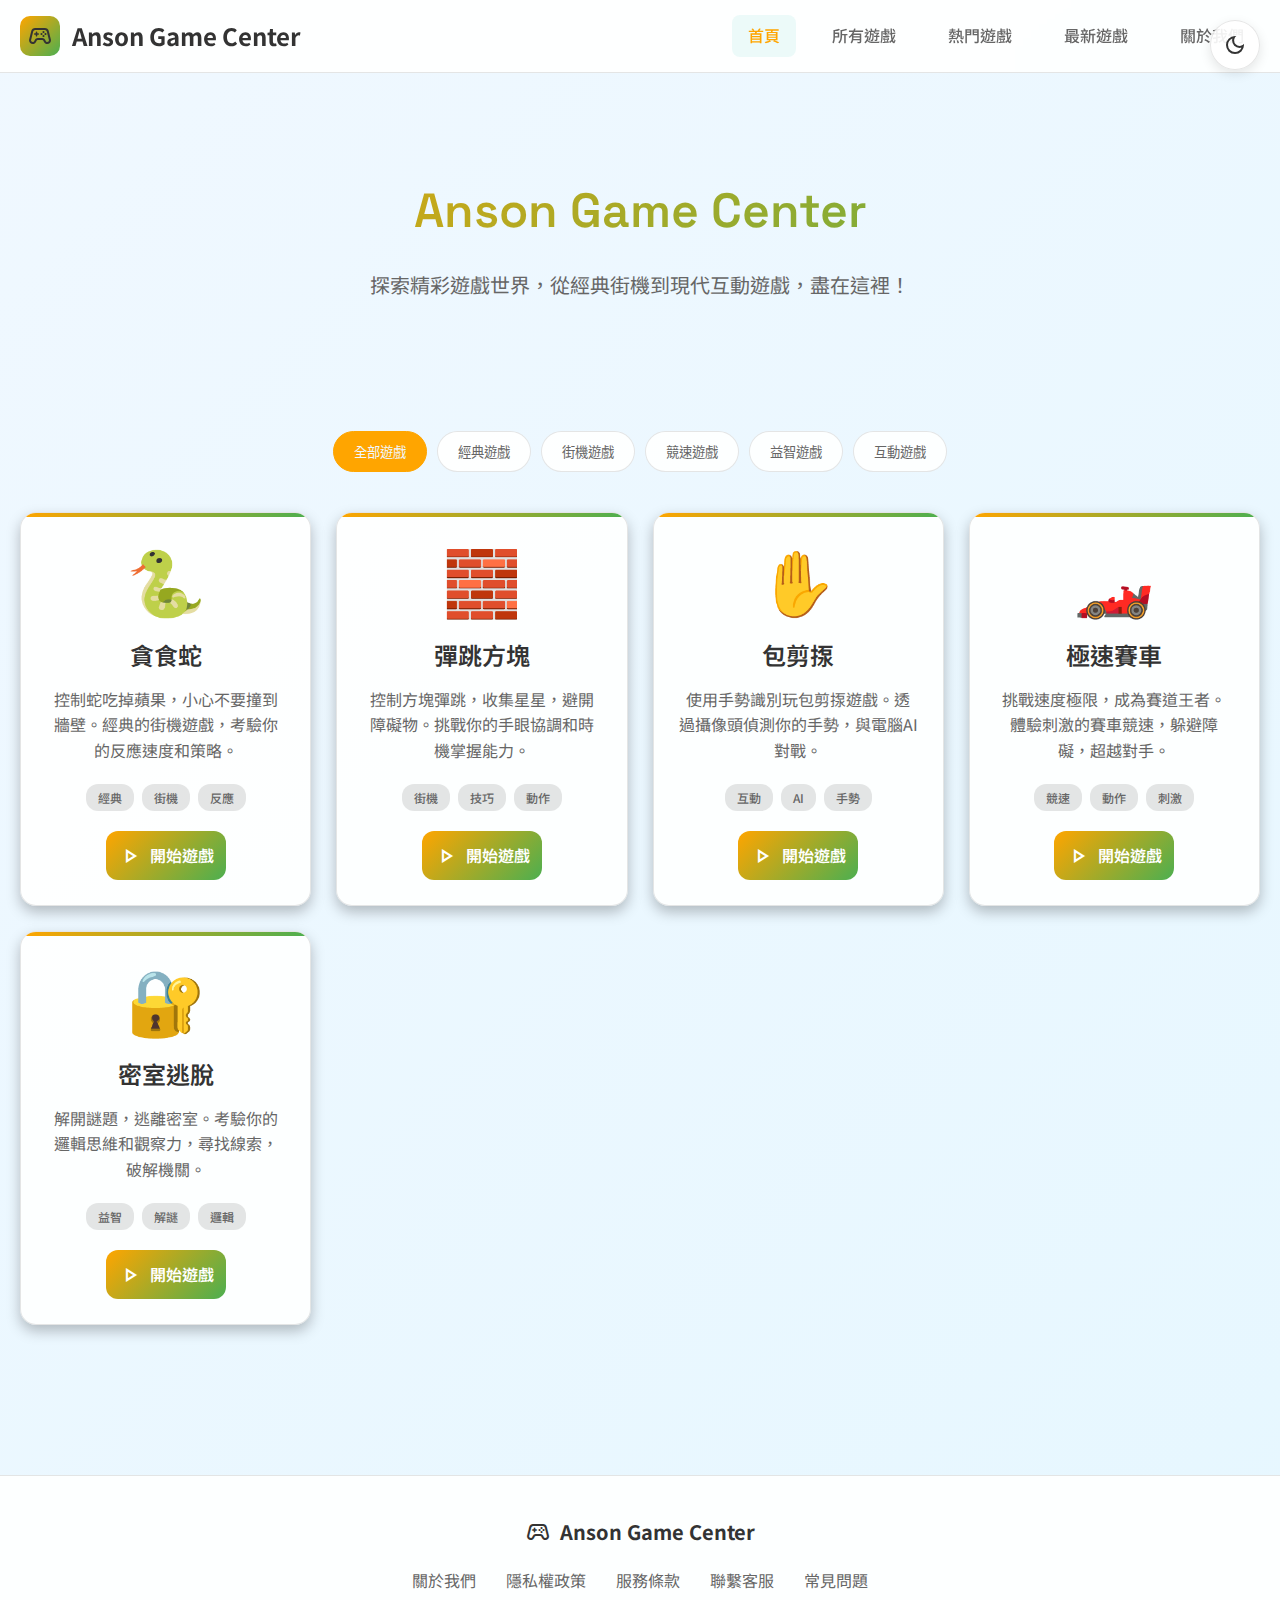
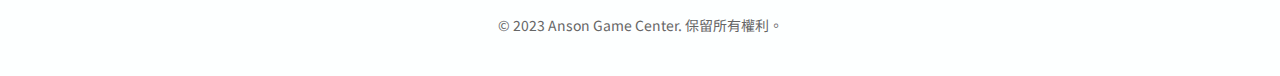
<file: index.html>
<!DOCTYPE html>
<html lang="zh-HK" data-theme="dark">
<head>
    <meta charset="UTF-8">
    <meta name="viewport" content="width=device-width, initial-scale=1.0">
    <title>Anson Game Center - 遊戲中心</title>
    
    <!-- Google Fonts -->
    <link rel="preconnect" href="https://fonts.googleapis.com">
    <link rel="preconnect" href="https://fonts.gstatic.com" crossorigin>
    <link href="https://fonts.googleapis.com/css2?family=Space+Grotesk:wght@300;400;500;600;700&family=Noto+Sans+TC:wght@300;400;500;700&display=swap" rel="stylesheet">
    
    <!-- Material Symbols -->
    <link href="https://fonts.googleapis.com/css2?family=Material+Symbols+Outlined:wght,FILL@100..700,0..1&display=swap" rel="stylesheet">
    
    <!-- 自定義 CSS -->
    <link rel="stylesheet" href="shared.css">
    <style>
        /* 主題變數系統 */
        :root[data-theme="dark"] {
            --color-bg-primary: #1a1a2e;
            --color-bg-secondary: #16213e;
            --color-text-primary: #ffffff;
            --color-text-secondary: #a9b7c6;
            --color-accent-primary: #4ecdc4;
            --color-accent-secondary: #ff6b6b;
            --color-card-bg: rgba(45, 45, 68, 0.8);
            --color-border: rgba(255, 255, 255, 0.1);
            --color-shadow: rgba(0, 0, 0, 0.3);
            --color-success: #4ecdc4;
            --color-warning: #ff6b6b;
            --color-info: #45b7d1;
        }
        
        :root[data-theme="light"] {
            --color-bg-primary: #f0f8ff;
            --color-bg-secondary: #e6f7ff;
            --color-text-primary: #333333;
            --color-text-secondary: #666666;
            --color-accent-primary: #ffa500;
            --color-accent-secondary: #4CAF50;
            --color-card-bg: rgba(255, 255, 255, 0.9);
            --color-border: rgba(0, 0, 0, 0.1);
            --color-shadow: rgba(0, 0, 0, 0.1);
            --color-success: #4CAF50;
            --color-warning: #ffa500;
            --color-info: #2196F3;
        }
        
        /* 基礎樣式 */
        * {
            margin: 0;
            padding: 0;
            box-sizing: border-box;
        }
        
        body {
            font-family: 'Noto Sans TC', sans-serif;
            background: linear-gradient(135deg, var(--color-bg-primary) 0%, var(--color-bg-secondary) 100%);
            color: var(--color-text-primary);
            min-height: 100vh;
            transition: background-color 0.3s ease, color 0.3s ease;
            line-height: 1.6;
        }
        
        h1, h2, h3, h4, h5, h6 {
            font-family: 'Space Grotesk', 'Noto Sans TC', sans-serif;
            font-weight: 600;
        }
        
        /* 滾動條樣式 */
        ::-webkit-scrollbar {
            width: 8px;
        }
        
        ::-webkit-scrollbar-track {
            background: var(--color-bg-primary);
        }
        
        ::-webkit-scrollbar-thumb {
            background: var(--color-accent-primary);
            border-radius: 4px;
        }
        
        ::-webkit-scrollbar-thumb:hover {
            background: var(--color-accent-secondary);
        }
        
        /* 容器 */
        .container {
            max-width: 1440px;
            margin: 0 auto;
            padding: 0 20px;
        }
        
        /* 工具類 */
        .text-glow {
            text-shadow: 0 0 10px rgba(78, 205, 196, 0.5);
        }
        
        .neon-glow {
            transition: box-shadow 0.3s ease, border-color 0.3s ease;
        }
        
        .neon-glow:hover {
            box-shadow: 0 0 15px rgba(78, 205, 196, 0.4);
            border-color: var(--color-accent-primary);
        }
        
        /* 動畫 */
        @keyframes fadeIn {
            from { opacity: 0; transform: translateY(20px); }
            to { opacity: 1; transform: translateY(0); }
        }
        
        .fade-in {
            animation: fadeIn 0.5s ease forwards;
        }
        
        @keyframes pulse {
            0%, 100% { opacity: 1; }
            50% { opacity: 0.7; }
        }
        
        .pulse {
            animation: pulse 2s infinite;
        }
        
        /* 主題切換按鈕 */
        .theme-toggle {
            position: fixed;
            top: 20px;
            right: 20px;
            width: 50px;
            height: 50px;
            border-radius: 50%;
            background: var(--color-card-bg);
            border: 1px solid var(--color-border);
            color: var(--color-text-primary);
            cursor: pointer;
            display: flex;
            align-items: center;
            justify-content: center;
            z-index: 1000;
            transition: all 0.3s ease;
            box-shadow: 0 4px 12px var(--color-shadow);
        }
        
        .theme-toggle:hover {
            transform: scale(1.1);
            box-shadow: 0 6px 20px var(--color-shadow);
        }
        
        .theme-toggle:active {
            transform: scale(0.95);
        }
        
        /* 頁首 */
        .header {
            background: var(--color-card-bg);
            backdrop-filter: blur(10px);
            border-bottom: 1px solid var(--color-border);
            position: sticky;
            top: 0;
            z-index: 100;
        }
        
        .header-content {
            display: flex;
            align-items: center;
            justify-content: space-between;
            padding: 15px 0;
        }
        
        .logo {
            display: flex;
            align-items: center;
            gap: 12px;
            text-decoration: none;
            color: var(--color-text-primary);
        }
        
        .logo-icon {
            width: 40px;
            height: 40px;
            border-radius: 10px;
            background: linear-gradient(135deg, var(--color-accent-primary), var(--color-accent-secondary));
            display: flex;
            align-items: center;
            justify-content: center;
            font-size: 24px;
        }
        
        .logo-text {
            font-size: 24px;
            font-weight: 700;
        }
        
        .nav {
            display: flex;
            gap: 20px;
        }
        
        .nav-link {
            color: var(--color-text-secondary);
            text-decoration: none;
            font-weight: 500;
            padding: 8px 16px;
            border-radius: 8px;
            transition: all 0.3s ease;
        }
        
        .nav-link:hover {
            color: var(--color-text-primary);
            background: var(--color-border);
        }
        
        .nav-link.active {
            color: var(--color-accent-primary);
            background: rgba(78, 205, 196, 0.1);
        }
        
        /* 主內容 */
        .main {
            padding: 40px 0;
        }
        
        /* 英雄區域 */
        .hero {
            text-align: center;
            padding: 60px 0;
            margin-bottom: 40px;
        }
        
        .hero-title {
            font-size: 48px;
            margin-bottom: 20px;
            background: linear-gradient(135deg, var(--color-accent-primary), var(--color-accent-secondary));
            -webkit-background-clip: text;
            -webkit-text-fill-color: transparent;
            background-clip: text;
        }
        
        .hero-subtitle {
            font-size: 20px;
            color: var(--color-text-secondary);
            max-width: 600px;
            margin: 0 auto 30px;
        }
        
        /* 遊戲分類 */
        .categories {
            display: flex;
            justify-content: center;
            flex-wrap: wrap;
            gap: 10px;
            margin-bottom: 40px;
        }
        
        .category-btn {
            padding: 10px 20px;
            border-radius: 25px;
            background: var(--color-card-bg);
            border: 1px solid var(--color-border);
            color: var(--color-text-secondary);
            cursor: pointer;
            transition: all 0.3s ease;
            font-weight: 500;
        }
        
        .category-btn:hover {
            color: var(--color-text-primary);
            border-color: var(--color-accent-primary);
            transform: translateY(-2px);
        }
        
        .category-btn.active {
            background: var(--color-accent-primary);
            color: var(--color-bg-primary);
            border-color: var(--color-accent-primary);
        }
        
        /* 遊戲網格 */
        .games-grid {
            display: grid;
            grid-template-columns: repeat(auto-fill, minmax(280px, 1fr));
            gap: 25px;
            margin-bottom: 50px;
        }
        
        /* 遊戲卡片 */
        .game-card {
            background: var(--color-card-bg);
            border-radius: 16px;
            padding: 25px;
            border: 1px solid var(--color-border);
            transition: all 0.3s ease;
            display: flex;
            flex-direction: column;
            text-decoration: none;
            color: var(--color-text-primary);
            position: relative;
            overflow: hidden;
        }
        
        .game-card::before {
            content: '';
            position: absolute;
            top: 0;
            left: 0;
            right: 0;
            height: 4px;
            background: linear-gradient(90deg, var(--color-accent-primary), var(--color-accent-secondary));
        }
        
        .game-card:hover {
            transform: translateY(-10px);
            box-shadow: 0 20px 40px var(--color-shadow);
            border-color: var(--color-accent-primary);
        }
        
        .game-card-icon {
            font-size: 64px;
            text-align: center;
            margin-bottom: 20px;
            height: 80px;
            display: flex;
            align-items: center;
            justify-content: center;
        }
        
        .game-card-title {
            font-size: 24px;
            margin-bottom: 10px;
            text-align: center;
        }
        
        .game-card-description {
            color: var(--color-text-secondary);
            text-align: center;
            margin-bottom: 20px;
            flex-grow: 1;
        }
        
        .game-card-tags {
            display: flex;
            flex-wrap: wrap;
            gap: 8px;
            margin-bottom: 20px;
            justify-content: center;
        }
        
        .game-card-tag {
            padding: 4px 12px;
            border-radius: 12px;
            font-size: 12px;
            font-weight: 500;
            background: var(--color-border);
            color: var(--color-text-secondary);
        }
        
        .game-card-button {
            display: flex;
            align-items: center;
            justify-content: center;
            gap: 8px;
            padding: 12px;
            border-radius: 12px;
            background: linear-gradient(135deg, var(--color-accent-primary), var(--color-accent-secondary));
            color: white;
            text-decoration: none;
            font-weight: 600;
            transition: all 0.3s ease;
            border: none;
            cursor: pointer;
            font-size: 16px;
        }
        
        .game-card-button:hover {
            transform: scale(1.05);
            box-shadow: 0 8px 20px rgba(78, 205, 196, 0.3);
        }
        
        /* 頁尾 */
        .footer {
            background: var(--color-card-bg);
            border-top: 1px solid var(--color-border);
            padding: 40px 0;
            margin-top: 60px;
        }
        
        .footer-content {
            display: flex;
            flex-direction: column;
            align-items: center;
            gap: 20px;
        }
        
        .footer-logo {
            display: flex;
            align-items: center;
            gap: 10px;
            color: var(--color-text-primary);
            text-decoration: none;
            font-size: 20px;
            font-weight: 700;
        }
        
        .footer-links {
            display: flex;
            gap: 30px;
            flex-wrap: wrap;
            justify-content: center;
        }
        
        .footer-link {
            color: var(--color-text-secondary);
            text-decoration: none;
            transition: color 0.3s ease;
        }
        
        .footer-link:hover {
            color: var(--color-accent-primary);
        }
        
        .footer-copyright {
            color: var(--color-text-secondary);
            font-size: 14px;
            text-align: center;
        }
        
        /* 響應式設計 */
        @media (max-width: 768px) {
            .container {
                padding: 0 15px;
            }
            
            .header-content {
                flex-direction: column;
                gap: 15px;
            }
            
            .nav {
                width: 100%;
                justify-content: center;
                flex-wrap: wrap;
            }
            
            .hero-title {
                font-size: 36px;
            }
            
            .hero-subtitle {
                font-size: 18px;
            }
            
            .games-grid {
                grid-template-columns: repeat(auto-fill, minmax(250px, 1fr));
                gap: 20px;
            }
            
            .theme-toggle {
                top: 10px;
                right: 10px;
                width: 40px;
                height: 40px;
            }
        }
        
        @media (max-width: 480px) {
            .container {
                padding: 0 10px;
            }
            
            .hero-title {
                font-size: 28px;
            }
            
            .hero-subtitle {
                font-size: 16px;
            }
            
            .games-grid {
                grid-template-columns: 1fr;
            }
            
            .game-card {
                padding: 20px;
            }
            
            .footer-links {
                flex-direction: column;
                align-items: center;
                gap: 15px;
            }
        }
    </style>
</head>
<body>
    <!-- 主題切換按鈕 -->
    <button id="theme-toggle" class="theme-toggle" aria-label="切換主題">
        <span class="material-symbols-outlined">light_mode</span>
    </button>
    
    <!-- 頁首 -->
    <header class="header">
        <div class="container">
            <div class="header-content">
                <a href="#" class="logo">
                    <div class="logo-icon">
                        <span class="material-symbols-outlined">stadia_controller</span>
                    </div>
                    <div class="logo-text">Anson Game Center</div>
                </a>
                
                <nav class="nav">
                    <a href="#" class="nav-link active">首頁</a>
                    <a href="#" class="nav-link">所有遊戲</a>
                    <a href="#" class="nav-link">熱門遊戲</a>
                    <a href="#" class="nav-link">最新遊戲</a>
                    <a href="#" class="nav-link">關於我們</a>
                </nav>
            </div>
        </div>
    </header>
    
    <!-- 主內容 -->
    <main class="main">
        <div class="container">
            <!-- 英雄區域 -->
            <section class="hero fade-in">
                <h1 class="hero-title">Anson Game Center</h1>
                <p class="hero-subtitle">探索精彩遊戲世界，從經典街機到現代互動遊戲，盡在這裡！</p>
            </section>
            
            <!-- 遊戲分類 -->
            <div class="categories">
                <button class="category-btn active" data-category="all">全部遊戲</button>
                <button class="category-btn" data-category="classic">經典遊戲</button>
                <button class="category-btn" data-category="arcade">街機遊戲</button>
                <button class="category-btn" data-category="racing">競速遊戲</button>
                <button class="category-btn" data-category="puzzle">益智遊戲</button>
                <button class="category-btn" data-category="interactive">互動遊戲</button>
            </div>
            
            <!-- 遊戲網格 -->
            <div class="games-grid">
                <!-- 遊戲 1: 貪食蛇 -->
                <a href="game1.html" class="game-card fade-in" data-category="classic arcade">
                    <div class="game-card-icon">🐍</div>
                    <h3 class="game-card-title">貪食蛇</h3>
                    <p class="game-card-description">控制蛇吃掉蘋果，小心不要撞到牆壁。經典的街機遊戲，考驗你的反應速度和策略。</p>
                    <div class="game-card-tags">
                        <span class="game-card-tag">經典</span>
                        <span class="game-card-tag">街機</span>
                        <span class="game-card-tag">反應</span>
                    </div>
                    <div class="game-card-button">
                        <span class="material-symbols-outlined">play_arrow</span>
                        開始遊戲
                    </div>
                </a>
                
                <!-- 遊戲 2: 彈跳方塊 -->
                <a href="game2.html" class="game-card fade-in" data-category="arcade">
                    <div class="game-card-icon">🧱</div>
                    <h3 class="game-card-title">彈跳方塊</h3>
                    <p class="game-card-description">控制方塊彈跳，收集星星，避開障礙物。挑戰你的手眼協調和時機掌握能力。</p>
                    <div class="game-card-tags">
                        <span class="game-card-tag">街機</span>
                        <span class="game-card-tag">技巧</span>
                        <span class="game-card-tag">動作</span>
                    </div>
                    <div class="game-card-button">
                        <span class="material-symbols-outlined">play_arrow</span>
                        開始遊戲
                    </div>
                </a>
                
                <!-- 遊戲 3: 包剪揼 -->
                <a href="game3.html" class="game-card fade-in" data-category="interactive">
                    <div class="game-card-icon">✋</div>
                    <h3 class="game-card-title">包剪揼</h3>
                    <p class="game-card-description">使用手勢識別玩包剪揼遊戲。透過攝像頭偵測你的手勢，與電腦AI對戰。</p>
                    <div class="game-card-tags">
                        <span class="game-card-tag">互動</span>
                        <span class="game-card-tag">AI</span>
                        <span class="game-card-tag">手勢</span>
                    </div>
                    <div class="game-card-button">
                        <span class="material-symbols-outlined">play_arrow</span>
                        開始遊戲
                    </div>
                </a>
                
                <!-- 遊戲 4: 極速賽車 -->
                <a href="game4.html" class="game-card fade-in" data-category="racing">
                    <div class="game-card-icon">🏎️</div>
                    <h3 class="game-card-title">極速賽車</h3>
                    <p class="game-card-description">挑戰速度極限，成為賽道王者。體驗刺激的賽車競速，躲避障礙，超越對手。</p>
                    <div class="game-card-tags">
                        <span class="game-card-tag">競速</span>
                        <span class="game-card-tag">動作</span>
                        <span class="game-card-tag">刺激</span>
                    </div>
                    <div class="game-card-button">
                        <span class="material-symbols-outlined">play_arrow</span>
                        開始遊戲
                    </div>
                </a>
                
                <!-- 遊戲 5: 密室逃脫 -->
                <a href="game5.html" class="game-card fade-in" data-category="puzzle">
                    <div class="game-card-icon">🔐</div>
                    <h3 class="game-card-title">密室逃脫</h3>
                    <p class="game-card-description">解開謎題，逃離密室。考驗你的邏輯思維和觀察力，尋找線索，破解機關。</p>
                    <div class="game-card-tags">
                        <span class="game-card-tag">益智</span>
                        <span class="game-card-tag">解謎</span>
                        <span class="game-card-tag">邏輯</span>
                    </div>
                    <div class="game-card-button">
                        <span class="material-symbols-outlined">play_arrow</span>
                        開始遊戲
                    </div>
                </a>
            </div>
        </div>
    </main>
    
    <!-- 頁尾 -->
    <footer class="footer">
        <div class="container">
            <div class="footer-content">
                <a href="#" class="footer-logo">
                    <span class="material-symbols-outlined">stadia_controller</span>
                    Anson Game Center
                </a>
                
                <div class="footer-links">
                    <a href="#" class="footer-link">關於我們</a>
                    <a href="#" class="footer-link">隱私權政策</a>
                    <a href="#" class="footer-link">服務條款</a>
                    <a href="#" class="footer-link">聯繫客服</a>
                    <a href="#" class="footer-link">常見問題</a>
                </div>
                
                <p class="footer-copyright">© 2023 Anson Game Center. 保留所有權利。</p>
            </div>
        </div>
    </footer>
    
    <!-- JavaScript -->
    <script>
        // 主題切換功能
        class ThemeManager {
            constructor() {
                this.theme = localStorage.getItem('theme') || 
                            (window.matchMedia('(prefers-color-scheme: dark)').matches ? 'dark' : 'light');
                this.init();
            }
            
            init() {
                document.documentElement.setAttribute('data-theme', this.theme);
                this.updateToggleButton();
                this.setupEventListeners();
            }
            
            setupEventListeners() {
                const toggleButton = document.getElementById('theme-toggle');
                if (toggleButton) {
                    toggleButton.addEventListener('click', () => this.toggle());
                }
                
                // 監聽系統主題變化
                window.matchMedia('(prefers-color-scheme: dark)').addEventListener('change', (e) => {
                    if (!localStorage.getItem('theme')) {
                        this.theme = e.matches ? 'dark' : 'light';
                        document.documentElement.setAttribute('data-theme', this.theme);
                        this.updateToggleButton();
                    }
                });
            }
            
            toggle() {
                this.theme = this.theme === 'dark' ? 'light' : 'dark';
                document.documentElement.setAttribute('data-theme', this.theme);
                localStorage.setItem('theme', this.theme);
                this.updateToggleButton();
                
                // 觸發主題變化事件
                document.dispatchEvent(new CustomEvent('themechange', { detail: { theme: this.theme } }));
            }
            
            updateToggleButton() {
                const button = document.getElementById('theme-toggle');
                if (button) {
                    button.innerHTML = this.theme === 'dark' ? 
                        '<span class="material-symbols-outlined">light_mode</span>' :
                        '<span class="material-symbols-outlined">dark_mode</span>';
                    button.setAttribute('aria-label', `切換到${this.theme === 'dark' ? '淺色' : '深色'}模式`);
                }
            }
        }
        
        // 遊戲分類功能
        class GameFilter {
            constructor() {
                this.currentCategory = 'all';
                this.setupEventListeners();
            }
            
            setupEventListeners() {
                const categoryButtons = document.querySelectorAll('.category-btn');
                categoryButtons.forEach(button => {
                    button.addEventListener('click', () => {
                        const category = button.getAttribute('data-category');
                        this.filterGames(category);
                        
                        // 更新按鈕狀態
                        categoryButtons.forEach(btn => btn.classList.remove('active'));
                        button.classList.add('active');
                    });
                });
            }
            
            filterGames(category) {
                this.currentCategory = category;
                const gameCards = document.querySelectorAll('.game-card');
                
                gameCards.forEach(card => {
                    const cardCategories = card.getAttribute('data-category').split(' ');
                    
                    if (category === 'all' || cardCategories.includes(category)) {
                        card.style.display = 'flex';
                        card.style.animation = 'fadeIn 0.5s ease forwards';
                    } else {
                        card.style.display = 'none';
                    }
                });
            }
        }
        
        // 初始化
        document.addEventListener('DOMContentLoaded', () => {
            const themeManager = new ThemeManager();
            const gameFilter = new GameFilter();
            
            console.log('Anson Game Center 已加載，當前主題:', themeManager.theme);
            console.log('遊戲過濾器已初始化');
            
            // 添加卡片懸停效果
            const gameCards = document.querySelectorAll('.game-card');
            gameCards.forEach(card => {
                card.addEventListener('mouseenter', () => {
                    card.style.transform = 'translateY(-10px)';
                });
                
                card.addEventListener('mouseleave', () => {
                    card.style.transform = 'translateY(0)';
                });
            });
            
            // 添加導航連結點擊效果
            const navLinks = document.querySelectorAll('.nav-link');
            navLinks.forEach(link => {
                link.addEventListener('click', (e) => {
                    if (link.getAttribute('href') === '#') {
                        e.preventDefault();
                        navLinks.forEach(l => l.classList.remove('active'));
                        link.classList.add('active');
                    }
                });
            });
        });
    </script>
</body>
</html>
</file>
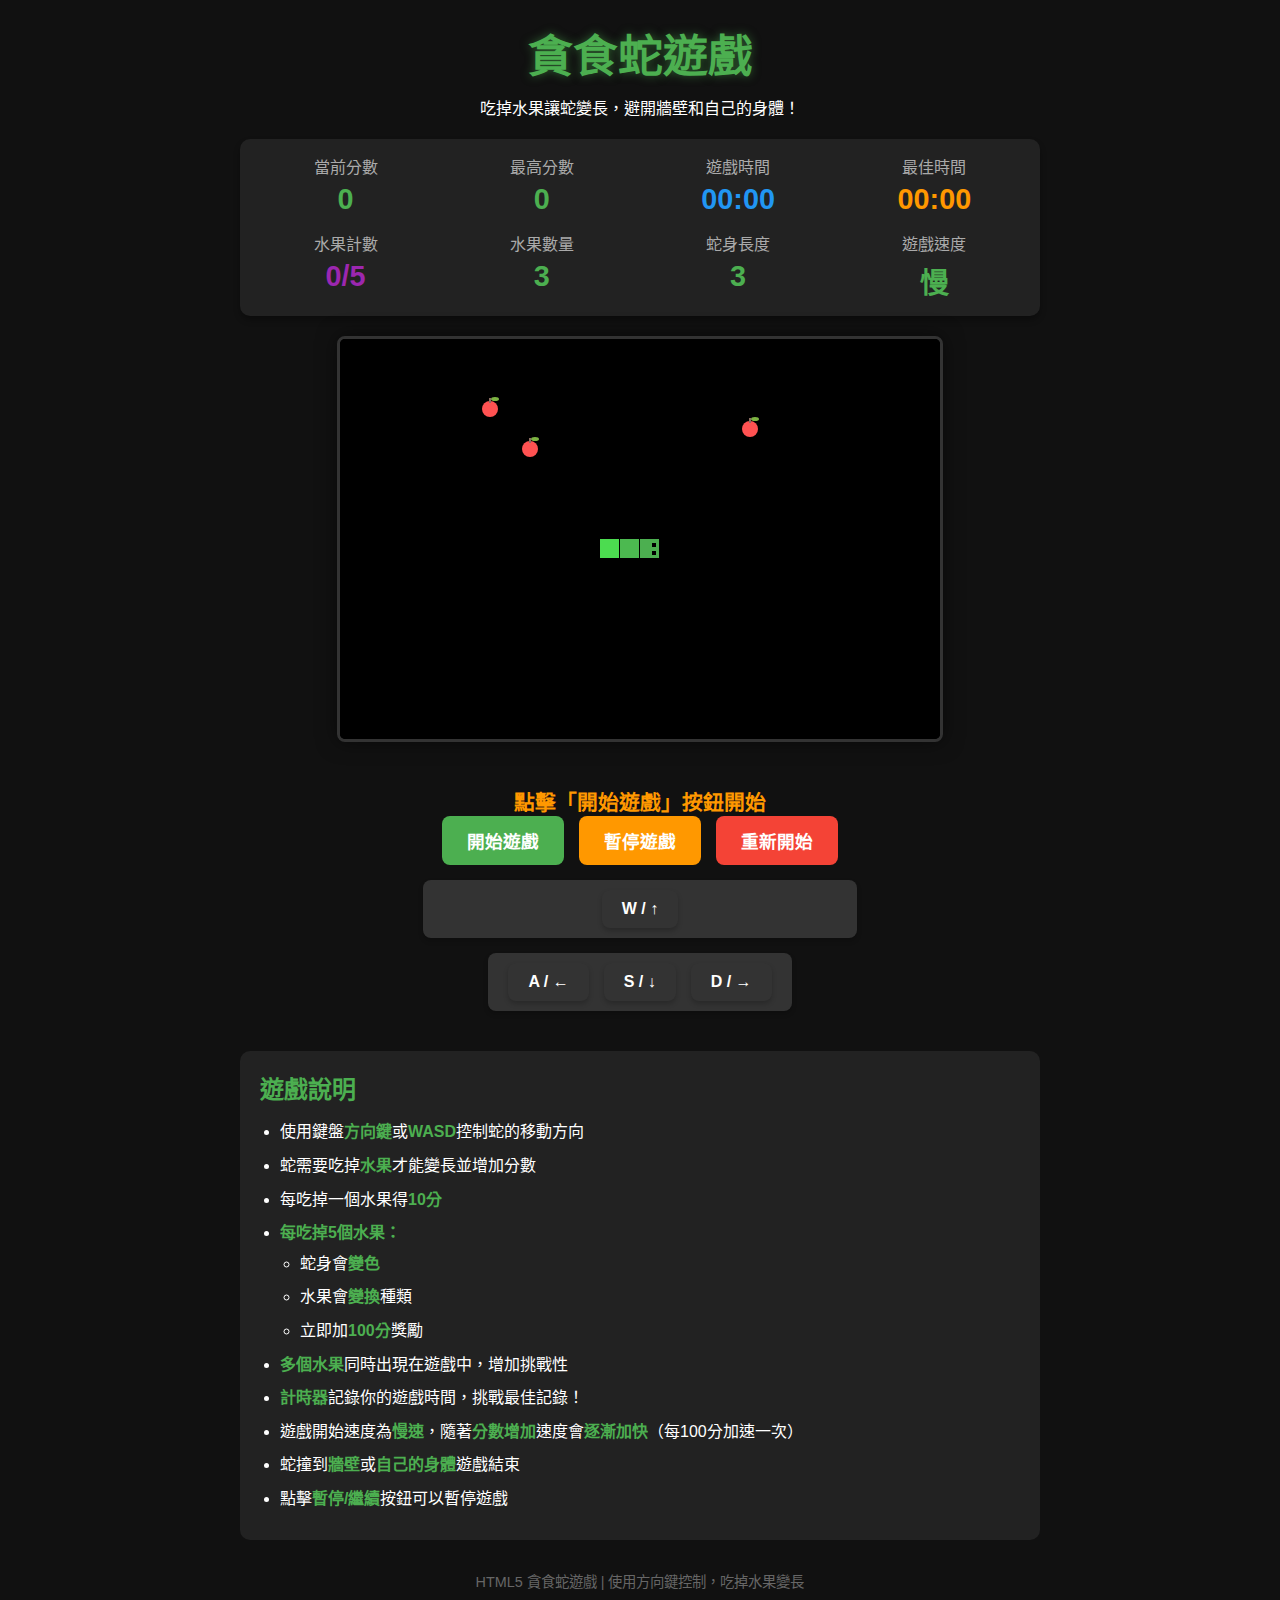
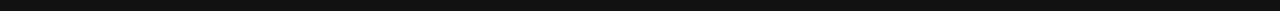
<file: game1.html>
<!DOCTYPE html>
<html lang="zh-TW">
<head>
<meta charset="UTF-8">
<meta name="viewport" content="width=device-width, initial-scale=1.0">
<title>貪食蛇遊戲</title>
<style>
* {
    margin: 0;
    padding: 0;
    box-sizing: border-box;
}

body {
    font-family: 'Segoe UI', Tahoma, Geneva, Verdana, sans-serif;
    background-color: #111;
    color: #fff;
    display: flex;
    flex-direction: column;
    align-items: center;
    justify-content: center;
    min-height: 100vh;
    padding: 20px;
}

.container {
    display: flex;
    flex-direction: column;
    align-items: center;
    max-width: 800px;
    width: 100%;
}

header {
    text-align: center;
    margin-bottom: 20px;
    width: 100%;
}

h1 {
    color: #4CAF50;
    font-size: 2.8rem;
    margin-bottom: 10px;
    text-shadow: 0 0 10px rgba(76, 175, 80, 0.5);
}

.game-info {
    display: grid;
    grid-template-columns: repeat(4, 1fr);
    gap: 15px;
    width: 100%;
    margin-bottom: 20px;
    background-color: #222;
    padding: 15px;
    border-radius: 10px;
    box-shadow: 0 4px 6px rgba(0, 0, 0, 0.3);
}

.info-container {
    text-align: center;
}

.info-label {
    font-size: 1rem;
    color: #aaa;
    margin-bottom: 5px;
}

.info-value {
    font-size: 1.8rem;
    font-weight: bold;
    color: #4CAF50;
}

.timer-value {
    color: #2196F3;
}

.high-time-value {
    color: #FF9800;
}

.fruit-counter-value {
    color: #9C27B0;
}

.game-container {
    position: relative;
    margin-bottom: 25px;
}

#gameCanvas {
    background-color: #000;
    border: 3px solid #333;
    border-radius: 8px;
    box-shadow: 0 0 20px rgba(0, 0, 0, 0.5);
}

.game-status {
    font-size: 1.3rem;
    margin-top: 15px;
    height: 30px;
    color: #ff9800;
    font-weight: bold;
    text-align: center;
    width: 100%;
}

/* 控制按鈕區域 */
.control-buttons {
    display: flex;
    flex-direction: column;
    align-items: center;
    width: 100%;
    margin-bottom: 20px;
}

.buttons {
    display: flex;
    gap: 15px;
    margin-bottom: 15px;
}

button {
    padding: 12px 25px;
    background-color: #4CAF50;
    color: white;
    border: none;
    border-radius: 8px;
    font-size: 1.1rem;
    cursor: pointer;
    transition: all 0.3s ease;
    font-weight: bold;
}

button:hover {
    background-color: #45a049;
    transform: translateY(-3px);
    box-shadow: 0 5px 10px rgba(0, 0, 0, 0.2);
}

button:active {
    transform: translateY(0);
}

#pauseBtn {
    background-color: #ff9800;
}

#pauseBtn:hover {
    background-color: #e68900;
}

#restartBtn {
    background-color: #f44336;
}

#restartBtn:hover {
    background-color: #d32f2f;
}

/* 鍵盤控制指示 */
.key-controls {
    display: flex;
    flex-wrap: wrap;
    justify-content: center;
    gap: 15px;
    margin-bottom: 10px;
}

.key {
    background-color: #333;
    padding: 10px 20px;
    border-radius: 8px;
    font-weight: bold;
    min-width: 60px;
    text-align: center;
    box-shadow: 0 3px 5px rgba(0, 0, 0, 0.2);
}

.key.up-down {
    order: 1;
    width: 100%;
    display: flex;
    justify-content: center;
    gap: 15px;
}

.key.left-right {
    order: 2;
    display: flex;
    gap: 15px;
}

/* 遊戲說明 */
.instructions {
    background-color: #222;
    padding: 20px;
    border-radius: 10px;
    margin-top: 10px;
    width: 100%;
    line-height: 1.6;
}

.instructions h2 {
    color: #4CAF50;
    margin-bottom: 10px;
    font-size: 1.5rem;
}

.instructions ul {
    margin-left: 20px;
}

.instructions li {
    margin-bottom: 8px;
}

.instructions .highlight {
    color: #4CAF50;
    font-weight: bold;
}

footer {
    margin-top: 30px;
    text-align: center;
    color: #666;
    font-size: 0.9rem;
    width: 100%;
}

.mobile-controls {
    display: none;
    margin-top: 20px;
    width: 100%;
}

.mobile-controls-grid {
    display: grid;
    grid-template-columns: 1fr 1fr 1fr;
    grid-template-rows: 1fr 1fr;
    gap: 10px;
    max-width: 300px;
    margin: 0 auto;
}

.mobile-btn {
    background-color: #333;
    color: white;
    border: none;
    border-radius: 10px;
    font-size: 1.8rem;
    height: 70px;
    display: flex;
    align-items: center;
    justify-content: center;
    cursor: pointer;
    user-select: none;
}

.mobile-btn.up {
    grid-column: 2;
    grid-row: 1;
}

.mobile-btn.left {
    grid-column: 1;
    grid-row: 2;
}

.mobile-btn.right {
    grid-column: 3;
    grid-row: 2;
}

.mobile-btn.down {
    grid-column: 2;
    grid-row: 2;
}

@media (max-width: 768px) {
    .game-info {
        grid-template-columns: repeat(2, 1fr);
        gap: 15px;
    }
    
    .key-controls {
        display: none;
    }
    
    .mobile-controls {
        display: block;
    }
    
    h1 {
        font-size: 2.2rem;
    }
    
    #gameCanvas {
        width: 100%;
        height: auto;
    }
    
    .buttons {
        flex-direction: column;
        width: 100%;
    }
    
    button {
        width: 100%;
    }
}

@media (max-width: 480px) {
    h1 {
        font-size: 1.8rem;
    }
    
    .instructions {
        padding: 15px;
    }
    
    .info-label {
        font-size: 0.9rem;
    }
    
    .info-value {
        font-size: 1.5rem;
    }
}
</style>
</head>
<body>
<div class="container">
    <header>
        <h1>貪食蛇遊戲</h1>
        <p>吃掉水果讓蛇變長，避開牆壁和自己的身體！</p>
    </header>
    
    <div class="game-info">
        <div class="info-container">
            <div class="info-label">當前分數</div>
            <div id="score" class="info-value">0</div>
        </div>
        <div class="info-container">
            <div class="info-label">最高分數</div>
            <div id="highScore" class="info-value">0</div>
        </div>
        <div class="info-container">
            <div class="info-label">遊戲時間</div>
            <div id="timer" class="info-value timer-value">00:00</div>
        </div>
        <div class="info-container">
            <div class="info-label">最佳時間</div>
            <div id="highTime" class="info-value high-time-value">00:00</div>
        </div>
        <div class="info-container">
            <div class="info-label">水果計數</div>
            <div id="fruitCounter" class="info-value fruit-counter-value">0/5</div>
        </div>
        <div class="info-container">
            <div class="info-label">水果數量</div>
            <div id="foodCount" class="info-value">3</div>
        </div>
        <div class="info-container">
            <div class="info-label">蛇身長度</div>
            <div id="snakeLength" class="info-value">3</div>
        </div>
        <div class="info-container">
            <div class="info-label">遊戲速度</div>
            <div id="gameSpeed" class="info-value">慢</div>
        </div>
    </div>
    
    <div class="game-container">
        <canvas id="gameCanvas" width="600" height="400"></canvas>
    </div>
    
    <div id="gameStatus" class="game-status">點擊「開始遊戲」按鈕開始</div>
    
    <!-- 控制按鈕區域（在遊戲畫布下方，說明上方） -->
    <div class="control-buttons">
        <div class="buttons">
            <button id="startBtn">開始遊戲</button>
            <button id="pauseBtn">暫停遊戲</button>
            <button id="restartBtn">重新開始</button>
        </div>
        
        <div class="key-controls">
            <div class="key up-down">
                <div class="key">W / ↑</div>
            </div>
            <div class="key left-right">
                <div class="key">A / ←</div>
                <div class="key">S / ↓</div>
                <div class="key">D / →</div>
            </div>
        </div>
        
        <div class="mobile-controls">
            <div class="mobile-controls-grid">
                <button class="mobile-btn up" id="upBtn">↑</button>
                <button class="mobile-btn left" id="leftBtn">←</button>
                <button class="mobile-btn right" id="rightBtn">→</button>
                <button class="mobile-btn down" id="downBtn">↓</button>
            </div>
        </div>
    </div>
    
    <!-- 遊戲說明（在控制按鈕下方） -->
    <div class="instructions">
        <h2>遊戲說明</h2>
        <ul>
            <li>使用鍵盤<span class="highlight">方向鍵</span>或<span class="highlight">WASD</span>控制蛇的移動方向</li>
            <li>蛇需要吃掉<span class="highlight">水果</span>才能變長並增加分數</li>
            <li>每吃掉一個水果得<span class="highlight">10分</span></li>
            <li><span class="highlight">每吃掉5個水果：</span>
                <ul style="margin-left: 20px; margin-top: 5px;">
                    <li>蛇身會<span class="highlight">變色</span></li>
                    <li>水果會<span class="highlight">變換</span>種類</li>
                    <li>立即加<span class="highlight">100分</span>獎勵</li>
                </ul>
            </li>
            <li><span class="highlight">多個水果</span>同時出現在遊戲中，增加挑戰性</li>
            <li><span class="highlight">計時器</span>記錄你的遊戲時間，挑戰最佳記錄！</li>
            <li>遊戲開始速度為<span class="highlight">慢速</span>，隨著<span class="highlight">分數增加</span>速度會<span class="highlight">逐漸加快</span>（每100分加速一次）</li>
            <li>蛇撞到<span class="highlight">牆壁</span>或<span class="highlight">自己的身體</span>遊戲結束</li>
            <li>點擊<span class="highlight">暫停/繼續</span>按鈕可以暫停遊戲</li>
        </ul>
    </div>
    
    <footer>
        <p>HTML5 貪食蛇遊戲 | 使用方向鍵控制，吃掉水果變長</p>
    </footer>
</div>

<script>
// 遊戲變數
const canvas = document.getElementById('gameCanvas');
const ctx = canvas.getContext('2d');
const scoreElement = document.getElementById('score');
const highScoreElement = document.getElementById('highScore');
const timerElement = document.getElementById('timer');
const highTimeElement = document.getElementById('highTime');
const gameStatusElement = document.getElementById('gameStatus');
const fruitCounterElement = document.getElementById('fruitCounter');
const foodCountElement = document.getElementById('foodCount');
const snakeLengthElement = document.getElementById('snakeLength');
const gameSpeedElement = document.getElementById('gameSpeed');
const startBtn = document.getElementById('startBtn');
const pauseBtn = document.getElementById('pauseBtn');
const restartBtn = document.getElementById('restartBtn');

// 移動按鈕 (移動設備)
const upBtn = document.getElementById('upBtn');
const downBtn = document.getElementById('downBtn');
const leftBtn = document.getElementById('leftBtn');
const rightBtn = document.getElementById('rightBtn');

// 遊戲設定
const gridSize = 20;
const gridWidth = canvas.width / gridSize;
const gridHeight = canvas.height / gridSize;

let snake = [];
let foods = []; // 改為食物陣列
let direction = 'right';
let nextDirection = 'right';
let gameSpeedValue = 180; // 改為慢速開始（原來是120）
let gameInterval;
let score = 0;
let highScore = localStorage.getItem('snakeHighScore') || 0;
let gameRunning = false;
let gamePaused = false;

// 新增加的功能變數
let fruitCount = 0; // 吃水果計數器
let snakeColorIndex = 0; // 蛇身顏色索引
let fruitTypeIndex = 0; // 水果類型索引
let lastSpeedUpdateScore = 0; // 記錄上次更新速度時的分數

// 計時器變數
let startTime = 0;
let elapsedTime = 0;
let timerInterval;
let highTime = localStorage.getItem('snakeHighTime') || 0;

// 食物設定
const MAX_FOODS = 5; // 同時最多食物數量
const MIN_FOODS = 3; // 最少食物數量
let currentFoodCount = MIN_FOODS;

// 蛇身顏色陣列
const snakeColors = [
    '#4CAF50', // 綠色 (預設)
    '#2196F3', // 藍色
    '#FF9800', // 橙色
    '#9C27B0', // 紫色
    '#FF5722', // 深橙色
    '#00BCD4', // 青色
    '#E91E63', // 粉色
    '#8BC34A'  // 淺綠色
];

// 水果類型陣列
const fruitTypes = [
    { name: '蘋果', color: '#FF5252', stemColor: '#8D6E63', leafColor: '#7CB342' },
    { name: '橘子', color: '#FF9800', stemColor: '#8D6E63', leafColor: '#7CB342' },
    { name: '藍莓', color: '#2196F3', stemColor: '#5D4037', leafColor: '#7CB342' },
    { name: '葡萄', color: '#9C27B0', stemColor: '#5D4037', leafColor: '#7CB342' },
    { name: '香蕉', color: '#FFEB3B', stemColor: '#8D6E63', leafColor: '#7CB342' },
    { name: '草莓', color: '#F44336', stemColor: '#8D6E63', leafColor: '#7CB342' },
    { name: '西瓜', color: '#4CAF50', stemColor: '#8D6E63', leafColor: '#7CB342' },
    { name: '鳳梨', color: '#FFC107', stemColor: '#8D6E63', leafColor: '#7CB342' }
];

// 格式化時間
function formatTime(seconds) {
    const mins = Math.floor(seconds / 60);
    const secs = Math.floor(seconds % 60);
    return `${mins.toString().padStart(2, '0')}:${secs.toString().padStart(2, '0')}`;
}

// 更新計時器
function updateTimer() {
    if (gameRunning && !gamePaused) {
        elapsedTime = Math.floor((Date.now() - startTime) / 1000);
        timerElement.textContent = formatTime(elapsedTime);
        
        // 隨著時間增加食物數量（每30秒增加一個）
        if (elapsedTime % 30 === 0 && foods.length < MAX_FOODS && elapsedTime > 0) {
            generateFood();
            gameStatusElement.textContent = `遊戲進行${elapsedTime}秒，新增一個水果！`;
            setTimeout(() => {
                if (gameRunning && !gamePaused) {
                    gameStatusElement.textContent = '遊戲進行中';
                }
            }, 1500);
        }
    }
}

// 開始計時器
function startTimer() {
    startTime = Date.now() - (elapsedTime * 1000);
    timerInterval = setInterval(updateTimer, 1000);
}

// 停止計時器
function stopTimer() {
    clearInterval(timerInterval);
}

// 更新最佳時間
function updateHighTime() {
    if (elapsedTime > highTime) {
        highTime = elapsedTime;
        highTimeElement.textContent = formatTime(highTime);
        localStorage.setItem('snakeHighTime', highTime);
    }
}

// 初始化遊戲
function initGame() {
    // 初始化蛇 - 從中間開始，長度為3
    snake = [
        {x: Math.floor(gridWidth / 2), y: Math.floor(gridHeight / 2)},
        {x: Math.floor(gridWidth / 2) - 1, y: Math.floor(gridHeight / 2)},
        {x: Math.floor(gridWidth / 2) - 2, y: Math.floor(gridHeight / 2)}
    ];
    
    // 初始化食物陣列
    foods = [];
    currentFoodCount = MIN_FOODS;
    for (let i = 0; i < currentFoodCount; i++) {
        generateFood();
    }
    
    // 重置方向
    direction = 'right';
    nextDirection = 'right';
    
    // 重置遊戲速度為慢速
    gameSpeedValue = 180;
    lastSpeedUpdateScore = 0;
    
    // 重置分數
    score = 0;
    scoreElement.textContent = score;
    highScoreElement.textContent = highScore;
    
    // 重置水果計數器和顏色索引
    fruitCount = 0;
    snakeColorIndex = 0;
    fruitTypeIndex = 0;
    fruitCounterElement.textContent = `${fruitCount}/5`;
    
    // 重置計時器
    elapsedTime = 0;
    timerElement.textContent = '00:00';
    highTimeElement.textContent = formatTime(highTime);
    
    // 更新顯示資訊
    updateDisplayInfo();
    
    // 重置遊戲狀態
    gameStatusElement.textContent = '點擊「開始遊戲」按鈕開始';
    gameRunning = false;
    gamePaused = false;
    
    // 停止計時器
    stopTimer();
    
    // 繪製初始狀態
    draw();
}

// 更新顯示資訊
function updateDisplayInfo() {
    foodCountElement.textContent = foods.length;
    snakeLengthElement.textContent = snake.length;
    
    // 更新遊戲速度顯示
    if (gameSpeedValue <= 100) {
        gameSpeedElement.textContent = '快';
    } else if (gameSpeedValue <= 150) {
        gameSpeedElement.textContent = '中';
    } else {
        gameSpeedElement.textContent = '慢';
    }
}

// 檢查並更新遊戲速度（根據分數） - 修正為每100分加速一次
function updateGameSpeed() {
    // 每增加100分，遊戲速度加快一次（從50分改為100分）
    const speedIncreaseThreshold = 100;
    
    // 計算應該增加幾次速度
    const speedIncreases = Math.floor((score - lastSpeedUpdateScore) / speedIncreaseThreshold);
    
    if (speedIncreases > 0) {
        // 每次加速減少15毫秒，但最低不低於60毫秒
        const newSpeed = Math.max(60, gameSpeedValue - (speedIncreases * 15));
        
        if (newSpeed < gameSpeedValue) {
            gameSpeedValue = newSpeed;
            
            // 更新遊戲間隔
            clearInterval(gameInterval);
            gameInterval = setInterval(update, gameSpeedValue);
            
            // 更新顯示
            updateDisplayInfo();
            
            // 顯示速度變化提示
            let speedLevel = '慢';
            if (gameSpeedValue <= 100) speedLevel = '快';
            else if (gameSpeedValue <= 150) speedLevel = '中';
            
            gameStatusElement.textContent = `分數達到${score}，遊戲速度已加快為${speedLevel}速！`;
            setTimeout(() => {
                if (gameRunning && !gamePaused) {
                    gameStatusElement.textContent = '遊戲進行中';
                }
            }, 1500);
            
            // 更新記錄（確保下次在正確的分數閾值檢查）
            lastSpeedUpdateScore = score - (score % speedIncreaseThreshold);
        }
    }
}

// 生成食物
function generateFood() {
    // 隨機位置
    const food = {
        x: Math.floor(Math.random() * gridWidth),
        y: Math.floor(Math.random() * gridHeight),
        type: fruitTypes[fruitTypeIndex] // 使用當前水果類型
    };
    
    // 確保食物不會生成在蛇身上
    for (let segment of snake) {
        if (segment.x === food.x && segment.y === food.y) {
            return generateFood(); // 遞迴直到找到空位置
        }
    }
    
    // 確保食物不會生成在其他食物上
    for (let existingFood of foods) {
        if (existingFood.x === food.x && existingFood.y === food.y) {
            return generateFood(); // 遞迴直到找到空位置
        }
    }
    
    // 將食物加入陣列
    foods.push(food);
    updateDisplayInfo();
}

// 繪製遊戲
function draw() {
    // 清除畫布
    ctx.fillStyle = '#000';
    ctx.fillRect(0, 0, canvas.width, canvas.height);
    
    // 繪製蛇
    for (let i = 0; i < snake.length; i++) {
        // 蛇頭用不同顏色
        if (i === 0) {
            ctx.fillStyle = '#4CAF50'; // 蛇頭 - 綠色
        } else {
            // 蛇身使用當前顏色索引的顏色
            ctx.fillStyle = snakeColors[snakeColorIndex];
            
            // 添加漸變效果
            const intensity = 150 + Math.floor(105 * (i / snake.length));
            if (snakeColorIndex === 0) {
                // 預設綠色保持原漸變
                ctx.fillStyle = `rgb(76, ${intensity}, 80)`;
            }
        }
        
        ctx.fillRect(
            snake[i].x * gridSize,
            snake[i].y * gridSize,
            gridSize - 1,
            gridSize - 1
        );
        
        // 蛇頭眼睛
        if (i === 0) {
            ctx.fillStyle = '#000';
            const eyeSize = gridSize / 5;
            
            // 根據方向繪製眼睛位置
            if (direction === 'right') {
                ctx.fillRect(
                    snake[i].x * gridSize + gridSize - eyeSize * 2,
                    snake[i].y * gridSize + eyeSize,
                    eyeSize, eyeSize
                );
                ctx.fillRect(
                    snake[i].x * gridSize + gridSize - eyeSize * 2,
                    snake[i].y * gridSize + gridSize - eyeSize * 2,
                    eyeSize, eyeSize
                );
            } else if (direction === 'left') {
                ctx.fillRect(
                    snake[i].x * gridSize + eyeSize,
                    snake[i].y * gridSize + eyeSize,
                    eyeSize, eyeSize
                );
                ctx.fillRect(
                    snake[i].x * gridSize + eyeSize,
                    snake[i].y * gridSize + gridSize - eyeSize * 2,
                    eyeSize, eyeSize
                );
            } else if (direction === 'up') {
                ctx.fillRect(
                    snake[i].x * gridSize + eyeSize,
                    snake[i].y * gridSize + eyeSize,
                    eyeSize, eyeSize
                );
                ctx.fillRect(
                    snake[i].x * gridSize + gridSize - eyeSize * 2,
                    snake[i].y * gridSize + eyeSize,
                    eyeSize, eyeSize
                );
            } else if (direction === 'down') {
                ctx.fillRect(
                    snake[i].x * gridSize + eyeSize,
                    snake[i].y * gridSize + gridSize - eyeSize * 2,
                    eyeSize, eyeSize
                );
                ctx.fillRect(
                    snake[i].x * gridSize + gridSize - eyeSize * 2,
                    snake[i].y * gridSize + gridSize - eyeSize * 2,
                    eyeSize, eyeSize
                );
            }
        }
    }
    
    // 繪製所有食物
    for (let food of foods) {
        const currentFruit = food.type;
        ctx.fillStyle = currentFruit.color;
        
        // 根據水果類型繪製不同形狀
        if (currentFruit.name === '香蕉') {
            // 香蕉形狀
            ctx.beginPath();
            const foodX = food.x * gridSize + gridSize / 2;
            const foodY = food.y * gridSize + gridSize / 2;
            ctx.moveTo(foodX - gridSize/3, foodY);
            ctx.bezierCurveTo(
                foodX - gridSize/4, foodY - gridSize/3,
                foodX + gridSize/4, foodY - gridSize/3,
                foodX + gridSize/3, foodY
            );
            ctx.bezierCurveTo(
                foodX + gridSize/4, foodY + gridSize/3,
                foodX - gridSize/4, foodY + gridSize/3,
                foodX - gridSize/3, foodY
            );
            ctx.closePath();
            ctx.fill();
        } else {
            // 圓形水果 (蘋果、橘子等)
            ctx.beginPath();
            const foodX = food.x * gridSize + gridSize / 2;
            const foodY = food.y * gridSize + gridSize / 2;
            const radius = gridSize / 2 - 2;
            ctx.arc(foodX, foodY, radius, 0, Math.PI * 2);
            ctx.fill();
            
            // 水果梗
            ctx.fillStyle = currentFruit.stemColor;
            ctx.fillRect(foodX - 1, foodY - radius - 3, 2, 5);
            
            // 水果葉子
            ctx.fillStyle = currentFruit.leafColor;
            ctx.beginPath();
            ctx.ellipse(foodX + 5, foodY - radius - 2, 4, 2, 0, 0, Math.PI * 2);
            ctx.fill();
        }
    }
}

// 更新遊戲狀態
function update() {
    // 更新方向
    direction = nextDirection;
    
    // 根據方向計算新蛇頭位置
    let head = {x: snake[0].x, y: snake[0].y};
    switch(direction) {
        case 'up':
            head.y--;
            break;
        case 'down':
            head.y++;
            break;
        case 'left':
            head.x--;
            break;
        case 'right':
            head.x++;
            break;
    }
    
    // 檢查是否撞牆
    if (head.x < 0 || head.x >= gridWidth || head.y < 0 || head.y >= gridHeight) {
        gameOver();
        return;
    }
    
    // 檢查是否撞到自己
    for (let segment of snake) {
        if (head.x === segment.x && head.y === segment.y) {
            gameOver();
            return;
        }
    }
    
    // 將新蛇頭加入陣列開頭
    snake.unshift(head);
    
    // 檢查是否吃到食物
    let ateFood = false;
    for (let i = foods.length - 1; i >= 0; i--) {
        if (head.x === foods[i].x && head.y === foods[i].y) {
            // 移除被吃掉的食物
            foods.splice(i, 1);
            
            // 增加水果計數
            fruitCount++;
            fruitCounterElement.textContent = `${fruitCount}/5`;
            
            // 增加分數
            score += 10;
            scoreElement.textContent = score;
            
            // 檢查是否達到5個水果
            if (fruitCount >= 5) {
                // 立即加100分
                score += 100;
                scoreElement.textContent = score;
                
                // 蛇身變色
                snakeColorIndex = (snakeColorIndex + 1) % snakeColors.length;
                
                // 水果變換為另一種水果
                fruitTypeIndex = (fruitTypeIndex + 1) % fruitTypes.length;
                
                // 重置水果計數器
                fruitCount = 0;
                fruitCounterElement.textContent = `${fruitCount}/5`;
                
                // 顯示特效訊息
                gameStatusElement.textContent = `恭喜！吃到5個水果，蛇身變色，獲得100分！`;
                setTimeout(() => {
                    if (gameRunning && !gamePaused) {
                        gameStatusElement.textContent = '遊戲進行中';
                    }
                }, 2000);
            }
            
            // 檢查並更新遊戲速度（根據分數）
            updateGameSpeed();
            
            // 生成新食物 (確保有足夠的食物)
            if (foods.length < MAX_FOODS) {
                generateFood();
            }
            
            ateFood = true;
            break;
        }
    }
    
    // 如果沒吃到食物，移除蛇尾
    if (!ateFood) {
        snake.pop();
    }
    
    // 確保有足夠的食物
    while (foods.length < MIN_FOODS) {
        generateFood();
    }
    
    // 更新最高分
    if (score > highScore) {
        highScore = score;
        highScoreElement.textContent = highScore;
        localStorage.setItem('snakeHighScore', highScore);
    }
    
    // 更新顯示資訊
    updateDisplayInfo();
    
    // 繪製更新後的遊戲狀態
    draw();
}

// 遊戲開始
function startGame() {
    if (!gameRunning) {
        gameRunning = true;
        gamePaused = false;
        gameStatusElement.textContent = '遊戲進行中';
        gameInterval = setInterval(update, gameSpeedValue);
        startBtn.textContent = '遊戲進行中';
        startBtn.disabled = true;
        
        // 開始計時器
        startTimer();
    }
}

// 暫停/繼續遊戲
function togglePause() {
    if (!gameRunning) return;
    
    if (gamePaused) {
        // 繼續遊戲
        gamePaused = false;
        gameStatusElement.textContent = '遊戲進行中';
        gameInterval = setInterval(update, gameSpeedValue);
        pauseBtn.textContent = '暫停遊戲';
        
        // 繼續計時器
        startTimer();
    } else {
        // 暫停遊戲
        gamePaused = true;
        clearInterval(gameInterval);
        gameStatusElement.textContent = '遊戲已暫停';
        pauseBtn.textContent = '繼續遊戲';
        
        // 停止計時器
        stopTimer();
    }
}

// 遊戲結束
function gameOver() {
    gameRunning = false;
    clearInterval(gameInterval);
    
    // 停止計時器
    stopTimer();
    
    // 更新最佳時間
    updateHighTime();
    
    gameStatusElement.textContent = `遊戲結束！最終分數: ${score}，遊戲時間: ${formatTime(elapsedTime)}`;
    startBtn.textContent = '重新開始';
    startBtn.disabled = false;
    
    // 繪製遊戲結束畫面
    ctx.fillStyle = 'rgba(0, 0, 0, 0.7)';
    ctx.fillRect(0, 0, canvas.width, canvas.height);
    
    ctx.fillStyle = '#fff';
    ctx.font = '36px Arial';
    ctx.textAlign = 'center';
    ctx.fillText('遊戲結束', canvas.width / 2, canvas.height / 2 - 50);
    
    ctx.font = '24px Arial';
    ctx.fillText(`分數: ${score}`, canvas.width / 2, canvas.height / 2 - 10);
    ctx.fillText(`最高分數: ${highScore}`, canvas.width / 2, canvas.height / 2 + 20);
    ctx.fillText(`遊戲時間: ${formatTime(elapsedTime)}`, canvas.width / 2, canvas.height / 2 + 50);
    ctx.fillText(`最佳時間: ${formatTime(highTime)}`, canvas.width / 2, canvas.height / 2 + 80);
}

// 鍵盤控制
function handleKeyDown(e) {
    // 防止方向鍵滾動頁面
    if ([37, 38, 39, 40].includes(e.keyCode)) {
        e.preventDefault();
    }
    
    // 只有在遊戲運行中且未暫停時才接受方向鍵輸入
    if (!gameRunning || gamePaused) return;
    
    switch(e.keyCode) {
        case 38: // 上箭頭
        case 87: // W
            if (direction !== 'down') nextDirection = 'up';
            break;
        case 40: // 下箭頭
        case 83: // S
            if (direction !== 'up') nextDirection = 'down';
            break;
        case 37: // 左箭頭
        case 65: // A
            if (direction !== 'right') nextDirection = 'left';
            break;
        case 39: // 右箭頭
        case 68: // D
            if (direction !== 'left') nextDirection = 'right';
            break;
    }
}

// 事件監聽
document.addEventListener('keydown', handleKeyDown);

startBtn.addEventListener('click', function() {
    if (!gameRunning) {
        initGame();
        startGame();
    }
});

pauseBtn.addEventListener('click', togglePause);

restartBtn.addEventListener('click', function() {
    clearInterval(gameInterval);
    stopTimer();
    initGame();
    if (!gamePaused) {
        startGame();
    }
});

// 移動設備控制
upBtn.addEventListener('click', () => {
    if (gameRunning && !gamePaused && direction !== 'down') nextDirection = 'up';
});

downBtn.addEventListener('click', () => {
    if (gameRunning && !gamePaused && direction !== 'up') nextDirection = 'down';
});

leftBtn.addEventListener('click', () => {
    if (gameRunning && !gamePaused && direction !== 'right') nextDirection = 'left';
});

rightBtn.addEventListener('click', () => {
    if (gameRunning && !gamePaused && direction !== 'left') nextDirection = 'right';
});

// 觸控事件防止滾動
[upBtn, downBtn, leftBtn, rightBtn].forEach(btn => {
    btn.addEventListener('touchstart', (e) => {
        e.preventDefault();
        btn.click();
    });
});

// 初始化遊戲
initGame();
</script>
</body>
</html>
</file>
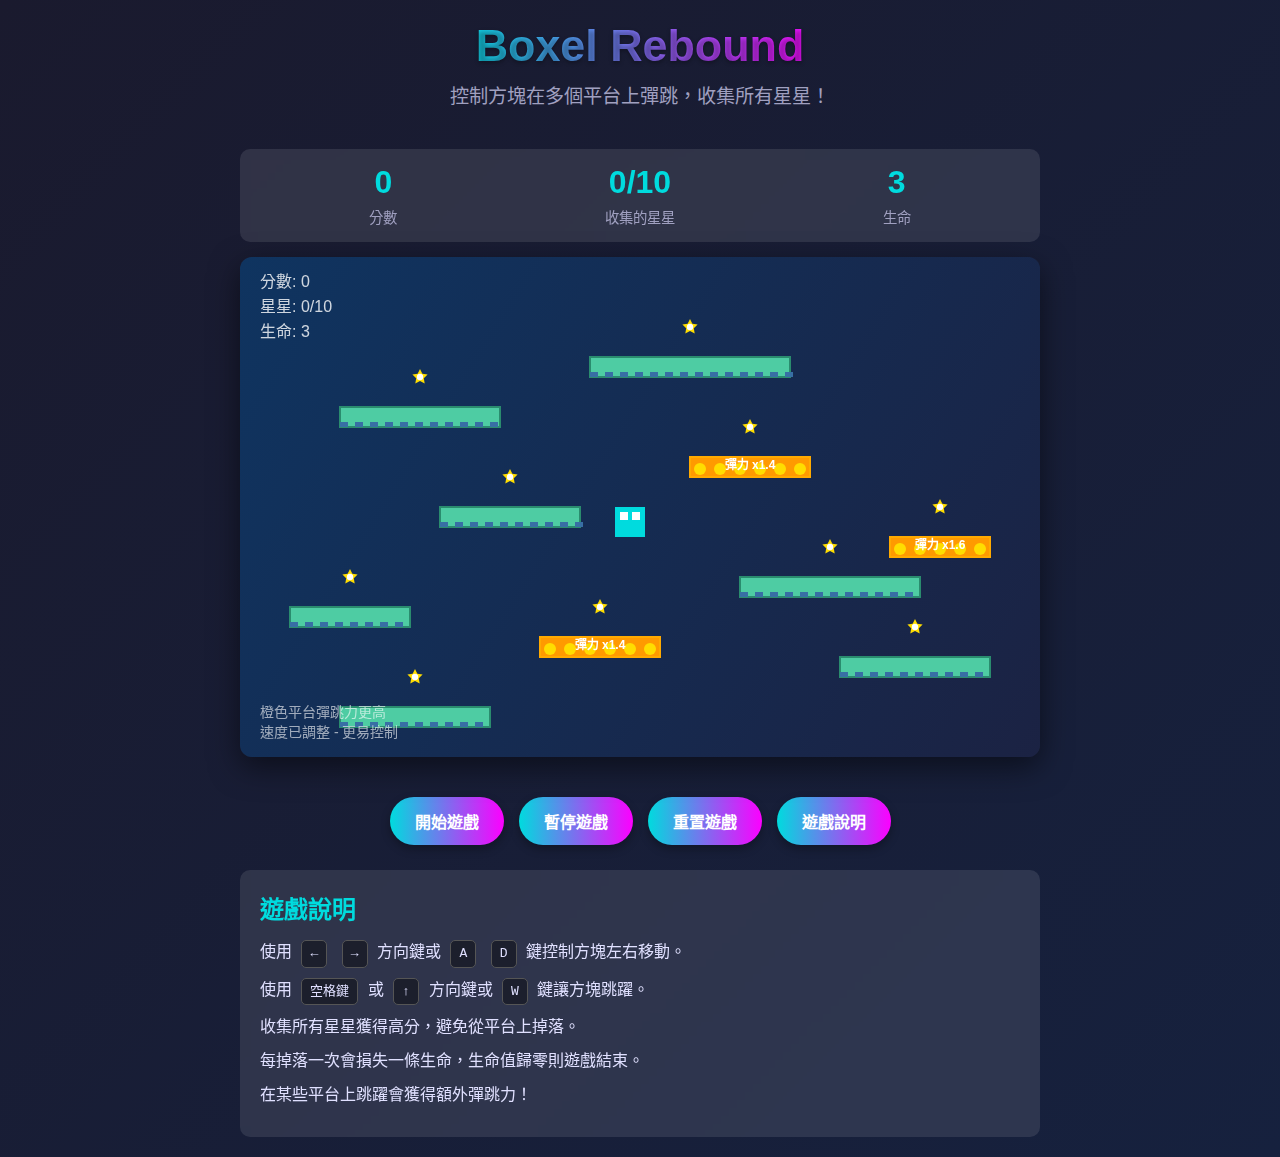
<file: game2.html>
<!DOCTYPE html>
<html lang="zh-TW">
<head>
    <meta charset="UTF-8">
    <meta name="viewport" content="width=device-width, initial-scale=1.0">
    <title>Boxel Rebound 彈跳方塊遊戲</title>
    <style>
        * {
            margin: 0;
            padding: 0;
            box-sizing: border-box;
        }
        body {
            font-family: 'Segoe UI', Tahoma, Geneva, Verdana, sans-serif;
            display: flex;
            flex-direction: column;
            align-items: center;
            justify-content: center;
            min-height: 100vh;
            background: linear-gradient(135deg, #1a1a2e 0%, #16213e 100%);
            color: #fff;
            padding: 20px;
        }
        header {
            text-align: center;
            margin-bottom: 20px;
        }
        h1 {
            font-size: 2.8rem;
            margin-bottom: 10px;
            background: linear-gradient(90deg, #00dbde, #fc00ff);
            -webkit-background-clip: text;
            background-clip: text;
            color: transparent;
            text-shadow: 0 2px 4px rgba(0, 0, 0, 0.3);
        }
        .subtitle {
            font-size: 1.2rem;
            color: #a0a0c0;
            margin-bottom: 20px;
        }
        .game-container {
            position: relative;
            margin-bottom: 20px;
            border-radius: 12px;
            overflow: hidden;
            box-shadow: 0 10px 30px rgba(0, 0, 0, 0.5);
        }
        canvas {
            display: block;
            background-color: #0f3460;
        }
        .stats {
            display: flex;
            justify-content: space-between;
            width: 800px;
            margin-bottom: 15px;
            background-color: rgba(255, 255, 255, 0.1);
            padding: 15px;
            border-radius: 10px;
            backdrop-filter: blur(5px);
        }
        .stat-box {
            text-align: center;
            flex: 1;
        }
        .stat-value {
            font-size: 2rem;
            font-weight: bold;
            color: #00dbde;
        }
        .stat-label {
            font-size: 0.9rem;
            color: #a0a0c0;
            margin-top: 5px;
        }
        .controls {
            display: flex;
            flex-wrap: wrap;
            justify-content: center;
            gap: 15px;
            width: 800px;
            margin-top: 20px;
        }
        button {
            padding: 12px 25px;
            font-size: 1rem;
            background: linear-gradient(90deg, #00dbde, #fc00ff);
            color: white;
            border: none;
            border-radius: 50px;
            cursor: pointer;
            transition: all 0.3s ease;
            font-weight: bold;
            box-shadow: 0 4px 10px rgba(0, 0, 0, 0.3);
        }
        button:hover {
            transform: translateY(-3px);
            box-shadow: 0 6px 15px rgba(0, 0, 0, 0.4);
        }
        button:active {
            transform: translateY(1px);
        }
        .instructions {
            width: 800px;
            background-color: rgba(255, 255, 255, 0.1);
            padding: 20px;
            border-radius: 10px;
            margin-top: 25px;
            backdrop-filter: blur(5px);
        }
        .instructions h2 {
            color: #00dbde;
            margin-bottom: 15px;
            font-size: 1.5rem;
        }
        .instructions p {
            margin-bottom: 10px;
            line-height: 1.5;
            color: #e0e0ff;
        }
        .key {
            display: inline-block;
            background-color: rgba(0, 0, 0, 0.4);
            padding: 3px 8px;
            border-radius: 5px;
            font-family: monospace;
            margin: 0 5px;
            border: 1px solid #555;
        }
        .game-over {
            display: none;
            position: absolute;
            top: 50%;
            left: 50%;
            transform: translate(-50%, -50%);
            background-color: rgba(0, 0, 0, 0.85);
            padding: 40px;
            border-radius: 15px;
            text-align: center;
            z-index: 10;
            box-shadow: 0 0 40px rgba(0, 219, 222, 0.3);
            border: 2px solid #00dbde;
        }
        .game-over h2 {
            font-size: 3rem;
            color: #fc00ff;
            margin-bottom: 20px;
        }
        .game-over p {
            font-size: 1.5rem;
            margin-bottom: 30px;
        }
        .mobile-controls {
            display: none;
            margin-top: 20px;
            width: 300px;
            justify-content: center;
            gap: 20px;
        }
        .mobile-btn {
            width: 70px;
            height: 70px;
            background-color: rgba(255, 255, 255, 0.2);
            border-radius: 50%;
            display: flex;
            align-items: center;
            justify-content: center;
            font-size: 30px;
            user-select: none;
            cursor: pointer;
        }
        @media (max-width: 850px) {
            .game-container, .stats, .controls, .instructions {
                width: 95vw;
            }
            h1 {
                font-size: 2.2rem;
            }
            canvas {
                width: 95vw;
                height: auto;
            }
        }
        @media (max-width: 600px) {
            .mobile-controls {
                display: flex;
            }
        }
    </style>
</head>
<body>
    <header>
        <h1>Boxel Rebound</h1>
        <div class="subtitle">控制方塊在多個平台上彈跳，收集所有星星！</div>
    </header>
    
    <div class="stats">
        <div class="stat-box">
            <div class="stat-value" id="score">0</div>
            <div class="stat-label">分數</div>
        </div>
        <div class="stat-box">
            <div class="stat-value" id="stars">0/10</div>
            <div class="stat-label">收集的星星</div>
        </div>
        <div class="stat-box">
            <div class="stat-value" id="lives">3</div>
            <div class="stat-label">生命</div>
        </div>
    </div>
    
    <div class="game-container">
        <canvas id="gameCanvas" width="800" height="500"></canvas>
        <div id="gameOver" class="game-over">
            <h2>遊戲結束</h2>
            <p>最終分數: <span id="finalScore">0</span></p>
            <button id="restartButton">重新開始遊戲</button>
        </div>
    </div>
    
    <div class="mobile-controls">
        <div class="mobile-btn" id="leftBtn">←</div>
        <div class="mobile-btn" id="jumpBtn">↑</div>
        <div class="mobile-btn" id="rightBtn">→</div>
    </div>
    
    <div class="controls">
        <button id="startButton">開始遊戲</button>
        <button id="pauseButton">暫停遊戲</button>
        <button id="resetButton">重置遊戲</button>
        <button id="helpButton">遊戲說明</button>
    </div>
    
    <div class="instructions">
        <h2>遊戲說明</h2>
        <p>使用 <span class="key">←</span> <span class="key">→</span> 方向鍵或 <span class="key">A</span> <span class="key">D</span> 鍵控制方塊左右移動。</p>
        <p>使用 <span class="key">空格鍵</span> 或 <span class="key">↑</span> 方向鍵或 <span class="key">W</span> 鍵讓方塊跳躍。</p>
        <p>收集所有星星獲得高分，避免從平台上掉落。</p>
        <p>每掉落一次會損失一條生命，生命值歸零則遊戲結束。</p>
        <p>在某些平台上跳躍會獲得額外彈跳力！</p>
    </div>

    <script>
        // 遊戲變數
        const canvas = document.getElementById('gameCanvas');
        const ctx = canvas.getContext('2d');
        const scoreElement = document.getElementById('score');
        const starsElement = document.getElementById('stars');
        const livesElement = document.getElementById('lives');
        const gameOverElement = document.getElementById('gameOver');
        const finalScoreElement = document.getElementById('finalScore');
        
        // 按鈕元素
        const startButton = document.getElementById('startButton');
        const pauseButton = document.getElementById('pauseButton');
        const resetButton = document.getElementById('resetButton');
        const restartButton = document.getElementById('restartButton');
        const helpButton = document.getElementById('helpButton');
        
        // 移動設備控制按鈕
        const leftBtn = document.getElementById('leftBtn');
        const rightBtn = document.getElementById('rightBtn');
        const jumpBtn = document.getElementById('jumpBtn');
        
        // 遊戲狀態 - 調整物理參數
        let game = {
            running: false,
            paused: false,
            score: 0,
            starsCollected: 0,
            totalStars: 10,
            lives: 3,
            level: 1,
            gravity: 0.4,       // 降低重力，使跳躍更柔和
            friction: 0.85,     // 增加摩擦力，減速更快
            keys: {},
            lastFrameTime: 0
        };
        
        // 玩家方塊 - 降低速度
        const player = {
            x: canvas.width / 2 - 25,
            y: canvas.height / 2,
            width: 30,
            height: 30,
            velX: 0,
            velY: 0,
            speed: 3.5,         // 降低水平移動速度
            jumping: false,
            color: '#00dbde',
            canJump: true,
            lastPlatform: null,
            justBounced: false,
            
            draw: function() {
                ctx.fillStyle = this.color;
                ctx.fillRect(this.x, this.y, this.width, this.height);
                
                // 添加一些細節
                ctx.fillStyle = '#ffffff';
                ctx.fillRect(this.x + 5, this.y + 5, 8, 8);
                ctx.fillRect(this.x + 17, this.y + 5, 8, 8);
                
                // 如果剛彈跳，顯示特效
                if (this.justBounced) {
                    ctx.fillStyle = '#ff9900';
                    ctx.beginPath();
                    ctx.arc(this.x + this.width/2, this.y - 15, 8, 0, Math.PI * 2);
                    ctx.fill();
                }
            },
            
            update: function(deltaTime) {
                // 重置彈跳標記
                this.justBounced = false;
                
                // 左右移動
                if (game.keys['ArrowLeft'] || game.keys['KeyA'] || game.keys['a']) {
                    this.velX = -this.speed;
                } else if (game.keys['ArrowRight'] || game.keys['KeyD'] || game.keys['d']) {
                    this.velX = this.speed;
                } else {
                    this.velX *= game.friction; // 使用遊戲設定的摩擦力
                }
                
                // 跳躍 - 降低跳躍速度
                if ((game.keys['Space'] || game.keys['ArrowUp'] || game.keys['KeyW'] || game.keys['w']) && this.canJump && !this.jumping) {
                    this.velY = -9;  // 降低跳躍初始速度
                    this.jumping = true;
                    this.canJump = false;
                    
                    // 創建跳躍特效
                    createParticles(this.x + this.width/2, this.y + this.height, this.color, 5);
                }
                
                // 應用重力
                this.velY += game.gravity;
                
                // 更新位置
                this.x += this.velX;
                this.y += this.velY;
                
                // 邊界檢查
                if (this.x < 0) {
                    this.x = 0;
                    this.velX = 0;
                }
                if (this.x + this.width > canvas.width) {
                    this.x = canvas.width - this.width;
                    this.velX = 0;
                }
                
                // 如果玩家掉落到底部，重置位置並減少生命
                if (this.y > canvas.height) {
                    game.lives--;
                    livesElement.textContent = game.lives;
                    resetPlayer();
                    
                    if (game.lives <= 0) {
                        endGame();
                    }
                }
            }
        };
        
        // 平台類別 - 調整彈跳參數
        class Platform {
            constructor(x, y, width, height, color = '#4ecca3', bounceFactor = 1.0) {
                this.x = x;
                this.y = y;
                this.width = width;
                this.height = height;
                this.color = color;
                this.bounceFactor = bounceFactor;
                this.isSolid = true;
                this.bounceVelocity = 8;  // 降低基礎彈跳速度
            }
            
            draw() {
                // 繪製平台主體
                ctx.fillStyle = this.color;
                ctx.fillRect(this.x, this.y, this.width, this.height);
                
                // 繪製平台邊框
                ctx.strokeStyle = this.bounceFactor > 1.0 ? '#ffaa00' : '#2a8c6e';
                ctx.lineWidth = 2;
                ctx.strokeRect(this.x, this.y, this.width, this.height);
                
                // 平台細節
                if (this.bounceFactor > 1.0) {
                    // 高彈跳平台 - 彈簧圖案
                    ctx.fillStyle = '#ffdd00';
                    for (let i = 0; i < this.width; i += 20) {
                        ctx.beginPath();
                        ctx.arc(this.x + i + 10, this.y + this.height - 8, 6, 0, Math.PI * 2);
                        ctx.fill();
                    }
                } else {
                    // 普通平台
                    ctx.fillStyle = '#386fa4';
                    for (let i = 0; i < this.width; i += 15) {
                        ctx.fillRect(this.x + i, this.y + this.height - 5, 8, 5);
                    }
                }
                
                // 顯示彈跳係數
                if (this.bounceFactor > 1.0) {
                    ctx.fillStyle = '#ffffff';
                    ctx.font = 'bold 12px Arial';
                    ctx.textAlign = 'center';
                    ctx.fillText(`彈力 x${this.bounceFactor.toFixed(1)}`, this.x + this.width/2, this.y + 12);
                    ctx.textAlign = 'left';
                }
            }
            
            // 檢查與玩家的碰撞並處理彈跳
            checkCollision() {
                // 計算玩家與平台的邊界
                const playerLeft = player.x;
                const playerRight = player.x + player.width;
                const playerTop = player.y;
                const playerBottom = player.y + player.height;
                
                const platformLeft = this.x;
                const platformRight = this.x + this.width;
                const platformTop = this.y;
                const platformBottom = this.y + this.height;
                
                // 檢查是否有重疊
                if (playerRight > platformLeft && 
                    playerLeft < platformRight && 
                    playerBottom > platformTop && 
                    playerTop < platformBottom) {
                    
                    // 計算各個方向的重疊量
                    const overlapLeft = playerRight - platformLeft;
                    const overlapRight = platformRight - playerLeft;
                    const overlapTop = playerBottom - platformTop;
                    const overlapBottom = platformBottom - playerTop;
                    
                    // 找出最小的重疊方向
                    const minOverlap = Math.min(overlapLeft, overlapRight, overlapTop, overlapBottom);
                    
                    // 根據最小重疊方向解決碰撞
                    if (minOverlap === overlapTop && player.velY > 0) {
                        // 從上方碰撞（落在平台上）
                        player.y = platformTop - player.height;
                        
                        // 如果是第一次接觸這個平台，應用彈跳
                        if (player.lastPlatform !== this) {
                            // 計算彈跳速度（降低整體彈跳高度）
                            const bounceSpeed = Math.max(
                                this.bounceVelocity * this.bounceFactor, 
                                Math.abs(player.velY) * this.bounceFactor * 0.5
                            );
                            
                            // 應用彈跳
                            player.velY = -bounceSpeed;
                            player.jumping = true;
                            player.canJump = false;
                            player.justBounced = true;
                            player.lastPlatform = this;
                            
                            // 創建彈跳特效
                            createParticles(
                                player.x + player.width/2, 
                                player.y + player.height, 
                                this.bounceFactor > 1.0 ? '#ff9900' : this.color, 
                                10
                            );
                        } else {
                            // 已經在這個平台上，停止彈跳
                            player.velY = 0;
                            player.jumping = false;
                            player.canJump = true;
                        }
                        
                        return 'top';
                    } else if (minOverlap === overlapBottom) {
                        // 從下方碰撞（頭撞到平台）
                        player.y = platformBottom;
                        player.velY = Math.abs(player.velY) * 0.2; // 更輕微的反彈
                        return 'bottom';
                    } else if (minOverlap === overlapLeft) {
                        // 從左側碰撞
                        player.x = platformLeft - player.width;
                        player.velX = 0;
                        return 'left';
                    } else if (minOverlap === overlapRight) {
                        // 從右側碰撞
                        player.x = platformRight;
                        player.velX = 0;
                        return 'right';
                    }
                } else {
                    // 如果玩家離開了這個平台，重置記錄
                    if (player.lastPlatform === this) {
                        player.lastPlatform = null;
                    }
                }
                
                return null;
            }
        }
        
        // 星星類別
        class Star {
            constructor(x, y) {
                this.x = x;
                this.y = y;
                this.radius = 8;
                this.collected = false;
                this.rotation = 0;
                this.pulse = 0;
                this.pulseDirection = 1;
            }
            
            draw() {
                if (this.collected) return;
                
                ctx.save();
                ctx.translate(this.x, this.y);
                ctx.rotate(this.rotation);
                
                // 星星脈動效果
                const pulseRadius = this.radius + Math.sin(this.pulse) * 2;
                
                // 繪製星星
                ctx.fillStyle = '#ffdd00';
                ctx.beginPath();
                for (let i = 0; i < 5; i++) {
                    const angle = (i * 2 * Math.PI) / 5;
                    const spikeAngle = angle - Math.PI / 2;
                    
                    // 外部點
                    const outerX = Math.cos(spikeAngle) * pulseRadius;
                    const outerY = Math.sin(spikeAngle) * pulseRadius;
                    
                    if (i === 0) {
                        ctx.moveTo(outerX, outerY);
                    } else {
                        ctx.lineTo(outerX, outerY);
                    }
                    
                    // 內部點
                    const innerAngle = spikeAngle + Math.PI / 5;
                    const innerX = Math.cos(innerAngle) * (pulseRadius / 2);
                    const innerY = Math.sin(innerAngle) * (pulseRadius / 2);
                    ctx.lineTo(innerX, innerY);
                }
                ctx.closePath();
                ctx.fill();
                
                // 星星內部
                ctx.fillStyle = '#ffffff';
                ctx.beginPath();
                ctx.arc(0, 0, pulseRadius / 2.5, 0, Math.PI * 2);
                ctx.fill();
                
                ctx.restore();
                
                // 更新動畫
                this.rotation += 0.05;
                this.pulse += 0.1 * this.pulseDirection;
                
                if (this.pulse > 1) {
                    this.pulseDirection = -1;
                } else if (this.pulse < -1) {
                    this.pulseDirection = 1;
                }
            }
            
            checkCollision() {
                if (this.collected) return false;
                
                const playerCenterX = player.x + player.width / 2;
                const playerCenterY = player.y + player.height / 2;
                const distance = Math.sqrt(
                    Math.pow(playerCenterX - this.x, 2) + 
                    Math.pow(playerCenterY - this.y, 2)
                );
                
                return distance < (player.width / 2 + this.radius);
            }
        }
        
        // 創建平台 - 使用調整後的參數
        const platforms = [
            new Platform(100, 450, 150, 20, '#4ecca3', 1.0),
            new Platform(300, 380, 120, 20, '#ff9a00', 1.4), // 高彈跳平台
            new Platform(500, 320, 180, 20, '#4ecca3', 1.0),
            new Platform(200, 250, 140, 20, '#4ecca3', 1.0),
            new Platform(450, 200, 120, 20, '#ff9a00', 1.4), // 高彈跳平台
            new Platform(100, 150, 160, 20, '#4ecca3', 1.0),
            new Platform(350, 100, 200, 20, '#4ecca3', 1.0),
            new Platform(600, 400, 150, 20, '#4ecca3', 1.0),
            new Platform(650, 280, 100, 20, '#ff9a00', 1.6), // 超高彈跳平台
            new Platform(50, 350, 120, 20, '#4ecca3', 1.0)
        ];
        
        // 創建星星
        const stars = [];
        const starPositions = [
            {x: 175, y: 420},
            {x: 360, y: 350},
            {x: 590, y: 290},
            {x: 270, y: 220},
            {x: 510, y: 170},
            {x: 180, y: 120},
            {x: 450, y: 70},
            {x: 675, y: 370},
            {x: 700, y: 250},
            {x: 110, y: 320}
        ];
        
        starPositions.forEach(pos => {
            stars.push(new Star(pos.x, pos.y));
        });
        
        // 碰撞檢測
        function checkCollision() {
            player.jumping = true;
            player.canJump = false;
            
            // 檢查與所有平台的碰撞
            let hasGroundCollision = false;
            
            for (let platform of platforms) {
                const collisionSide = platform.checkCollision();
                
                if (collisionSide === 'top') {
                    hasGroundCollision = true;
                    
                    // 如果玩家站在平台上但不是剛彈跳
                    if (!player.justBounced) {
                        player.jumping = false;
                        player.canJump = true;
                    }
                }
            }
            
            // 如果沒有任何平台碰撞，玩家正在跳躍
            if (!hasGroundCollision) {
                player.jumping = true;
                player.canJump = false;
            }
            
            // 檢查星星收集
            for (let star of stars) {
                if (!star.collected && star.checkCollision()) {
                    star.collected = true;
                    game.starsCollected++;
                    game.score += 100;
                    
                    // 更新顯示
                    scoreElement.textContent = game.score;
                    starsElement.textContent = `${game.starsCollected}/${game.totalStars}`;
                    
                    // 創建收集效果
                    createParticles(star.x, star.y, '#ffdd00', 15);
                    
                    // 如果收集了所有星星，增加生命和分數
                    if (game.starsCollected === game.totalStars) {
                        game.lives++;
                        game.score += 500;
                        livesElement.textContent = game.lives;
                        scoreElement.textContent = game.score;
                        
                        // 重置星星
                        setTimeout(() => {
                            stars.forEach(s => s.collected = false);
                            game.starsCollected = 0;
                            starsElement.textContent = `${game.starsCollected}/${game.totalStars}`;
                        }, 2000);
                    }
                }
            }
        }
        
        // 粒子系統用於特效
        const particles = [];
        
        function createParticles(x, y, color, count = 8) {
            for (let i = 0; i < count; i++) {
                particles.push({
                    x: x,
                    y: y,
                    velX: (Math.random() - 0.5) * 4,  // 降低粒子速度
                    velY: (Math.random() - 0.5) * 4,
                    radius: Math.random() * 3 + 2,
                    color: color,
                    life: 25
                });
            }
        }
        
        function updateParticles() {
            for (let i = particles.length - 1; i >= 0; i--) {
                const p = particles[i];
                
                p.x += p.velX;
                p.y += p.velY;
                p.life--;
                
                // 移除生命結束的粒子
                if (p.life <= 0) {
                    particles.splice(i, 1);
                }
            }
        }
        
        function drawParticles() {
            for (let p of particles) {
                ctx.beginPath();
                ctx.arc(p.x, p.y, p.radius, 0, Math.PI * 2);
                ctx.fillStyle = p.color;
                ctx.globalAlpha = p.life / 25;
                ctx.fill();
                ctx.globalAlpha = 1.0;
            }
        }
        
        // 重置玩家位置
        function resetPlayer() {
            player.x = canvas.width / 2 - 25;
            player.y = canvas.height / 2;
            player.velX = 0;
            player.velY = 0;
            player.jumping = false;
            player.canJump = true;
            player.lastPlatform = null;
            player.justBounced = false;
        }
        
        // 遊戲結束
        function endGame() {
            game.running = false;
            finalScoreElement.textContent = game.score;
            gameOverElement.style.display = 'block';
        }
        
        // 重置遊戲
        function resetGame() {
            game.score = 0;
            game.starsCollected = 0;
            game.lives = 3;
            game.level = 1;
            
            scoreElement.textContent = game.score;
            starsElement.textContent = `${game.starsCollected}/${game.totalStars}`;
            livesElement.textContent = game.lives;
            
            stars.forEach(star => star.collected = false);
            particles.length = 0;
            
            resetPlayer();
            gameOverElement.style.display = 'none';
        }
        
        // 遊戲主循環
        function gameLoop(timestamp) {
            // 計算時間差
            const deltaTime = timestamp - game.lastFrameTime || 0;
            game.lastFrameTime = timestamp;
            
            // 清除畫布
            ctx.clearRect(0, 0, canvas.width, canvas.height);
            
            // 繪製背景
            ctx.fillStyle = '#0f3460';
            ctx.fillRect(0, 0, canvas.width, canvas.height);
            
            // 繪製漸變背景效果
            const gradient = ctx.createLinearGradient(0, 0, canvas.width, canvas.height);
            gradient.addColorStop(0, 'rgba(15, 52, 96, 0.8)');
            gradient.addColorStop(1, 'rgba(30, 30, 60, 0.8)');
            ctx.fillStyle = gradient;
            ctx.fillRect(0, 0, canvas.width, canvas.height);
            
            // 繪製平台
            platforms.forEach(platform => platform.draw());
            
            // 繪製星星
            stars.forEach(star => star.draw());
            
            // 更新和繪製粒子
            updateParticles();
            drawParticles();
            
            // 更新和繪製玩家
            if (game.running && !game.paused) {
                player.update(deltaTime);
                checkCollision();
            }
            
            player.draw();
            
            // 繪製遊戲狀態文字
            ctx.fillStyle = 'rgba(255, 255, 255, 0.8)';
            ctx.font = '16px Arial';
            ctx.fillText(`分數: ${game.score}`, 20, 30);
            ctx.fillText(`星星: ${game.starsCollected}/${game.totalStars}`, 20, 55);
            ctx.fillText(`生命: ${game.lives}`, 20, 80);
            
            // 繪製速度提示
            ctx.fillStyle = 'rgba(255, 255, 255, 0.6)';
            ctx.font = '14px Arial';
            ctx.fillText('速度已調整 - 更易控制', 20, canvas.height - 20);
            ctx.fillText('橙色平台彈跳力更高', 20, canvas.height - 40);
            
            if (game.paused) {
                ctx.fillStyle = 'rgba(0, 0, 0, 0.7)';
                ctx.fillRect(0, 0, canvas.width, canvas.height);
                
                ctx.fillStyle = '#ffffff';
                ctx.font = 'bold 48px Arial';
                ctx.textAlign = 'center';
                ctx.fillText('遊戲暫停', canvas.width / 2, canvas.height / 2);
                ctx.font = '24px Arial';
                ctx.fillText('按「繼續遊戲」按鈕恢復', canvas.width / 2, canvas.height / 2 + 40);
                ctx.textAlign = 'left';
            }
            
            // 繼續遊戲循環
            if (game.running) {
                requestAnimationFrame(gameLoop);
            }
        }
        
        // 事件監聽器
        window.addEventListener('keydown', (e) => {
            game.keys[e.code] = true;
            
            // 防止空格鍵滾動頁面
            if (e.code === 'Space') {
                e.preventDefault();
            }
        });
        
        window.addEventListener('keyup', (e) => {
            game.keys[e.code] = false;
        });
        
        // 移動設備控制
        leftBtn.addEventListener('mousedown', () => game.keys['ArrowLeft'] = true);
        leftBtn.addEventListener('mouseup', () => game.keys['ArrowLeft'] = false);
        leftBtn.addEventListener('touchstart', (e) => {
            e.preventDefault();
            game.keys['ArrowLeft'] = true;
        });
        leftBtn.addEventListener('touchend', () => game.keys['ArrowLeft'] = false);
        
        rightBtn.addEventListener('mousedown', () => game.keys['ArrowRight'] = true);
        rightBtn.addEventListener('mouseup', () => game.keys['ArrowRight'] = false);
        rightBtn.addEventListener('touchstart', (e) => {
            e.preventDefault();
            game.keys['ArrowRight'] = true;
        });
        rightBtn.addEventListener('touchend', () => game.keys['ArrowRight'] = false);
        
        jumpBtn.addEventListener('mousedown', () => game.keys['Space'] = true);
        jumpBtn.addEventListener('mouseup', () => game.keys['Space'] = false);
        jumpBtn.addEventListener('touchstart', (e) => {
            e.preventDefault();
            game.keys['Space'] = true;
        });
        jumpBtn.addEventListener('touchend', () => game.keys['Space'] = false);
        
        // 按鈕事件
        startButton.addEventListener('click', () => {
            if (!game.running) {
                game.running = true;
                game.paused = false;
                game.lastFrameTime = performance.now();
                requestAnimationFrame(gameLoop);
                startButton.textContent = '繼續遊戲';
            } else if (game.paused) {
                game.paused = false;
                game.lastFrameTime = performance.now();
                requestAnimationFrame(gameLoop);
                startButton.textContent = '繼續遊戲';
            } else {
                game.paused = true;
                startButton.textContent = '繼續遊戲';
            }
        });
        
        pauseButton.addEventListener('click', () => {
            if (game.running && !game.paused) {
                game.paused = true;
                startButton.textContent = '繼續遊戲';
            } else if (game.running && game.paused) {
                game.paused = false;
                game.lastFrameTime = performance.now();
                requestAnimationFrame(gameLoop);
                startButton.textContent = '暫停遊戲';
            }
        });
        
        resetButton.addEventListener('click', () => {
            resetGame();
            if (!game.running) {
                game.running = true;
                game.paused = false;
                game.lastFrameTime = performance.now();
                requestAnimationFrame(gameLoop);
                startButton.textContent = '暫停遊戲';
            }
        });
        
        restartButton.addEventListener('click', () => {
            resetGame();
            game.running = true;
            game.paused = false;
            game.lastFrameTime = performance.now();
            requestAnimationFrame(gameLoop);
            startButton.textContent = '暫停遊戲';
        });
        
        helpButton.addEventListener('click', () => {
            alert('Boxel Rebound 遊戲說明：\n\n1. 使用方向鍵或A/D鍵控制方塊左右移動\n2. 使用空格鍵或上方向鍵或W鍵跳躍\n3. 收集所有星星獲得高分\n4. 避免從平台掉落，每次掉落損失一條生命\n5. 橙色平台有更高彈跳力\n6. 收集所有星星後會重置並獲得額外生命\n\n最新調整：\n- 降低移動和跳躍速度\n- 更柔和的物理效果\n- 更好的遊戲控制性');
        });
        
        // 初始遊戲設定
        resetGame();
        requestAnimationFrame(gameLoop);
    </script>
</body>
</html>
</file>
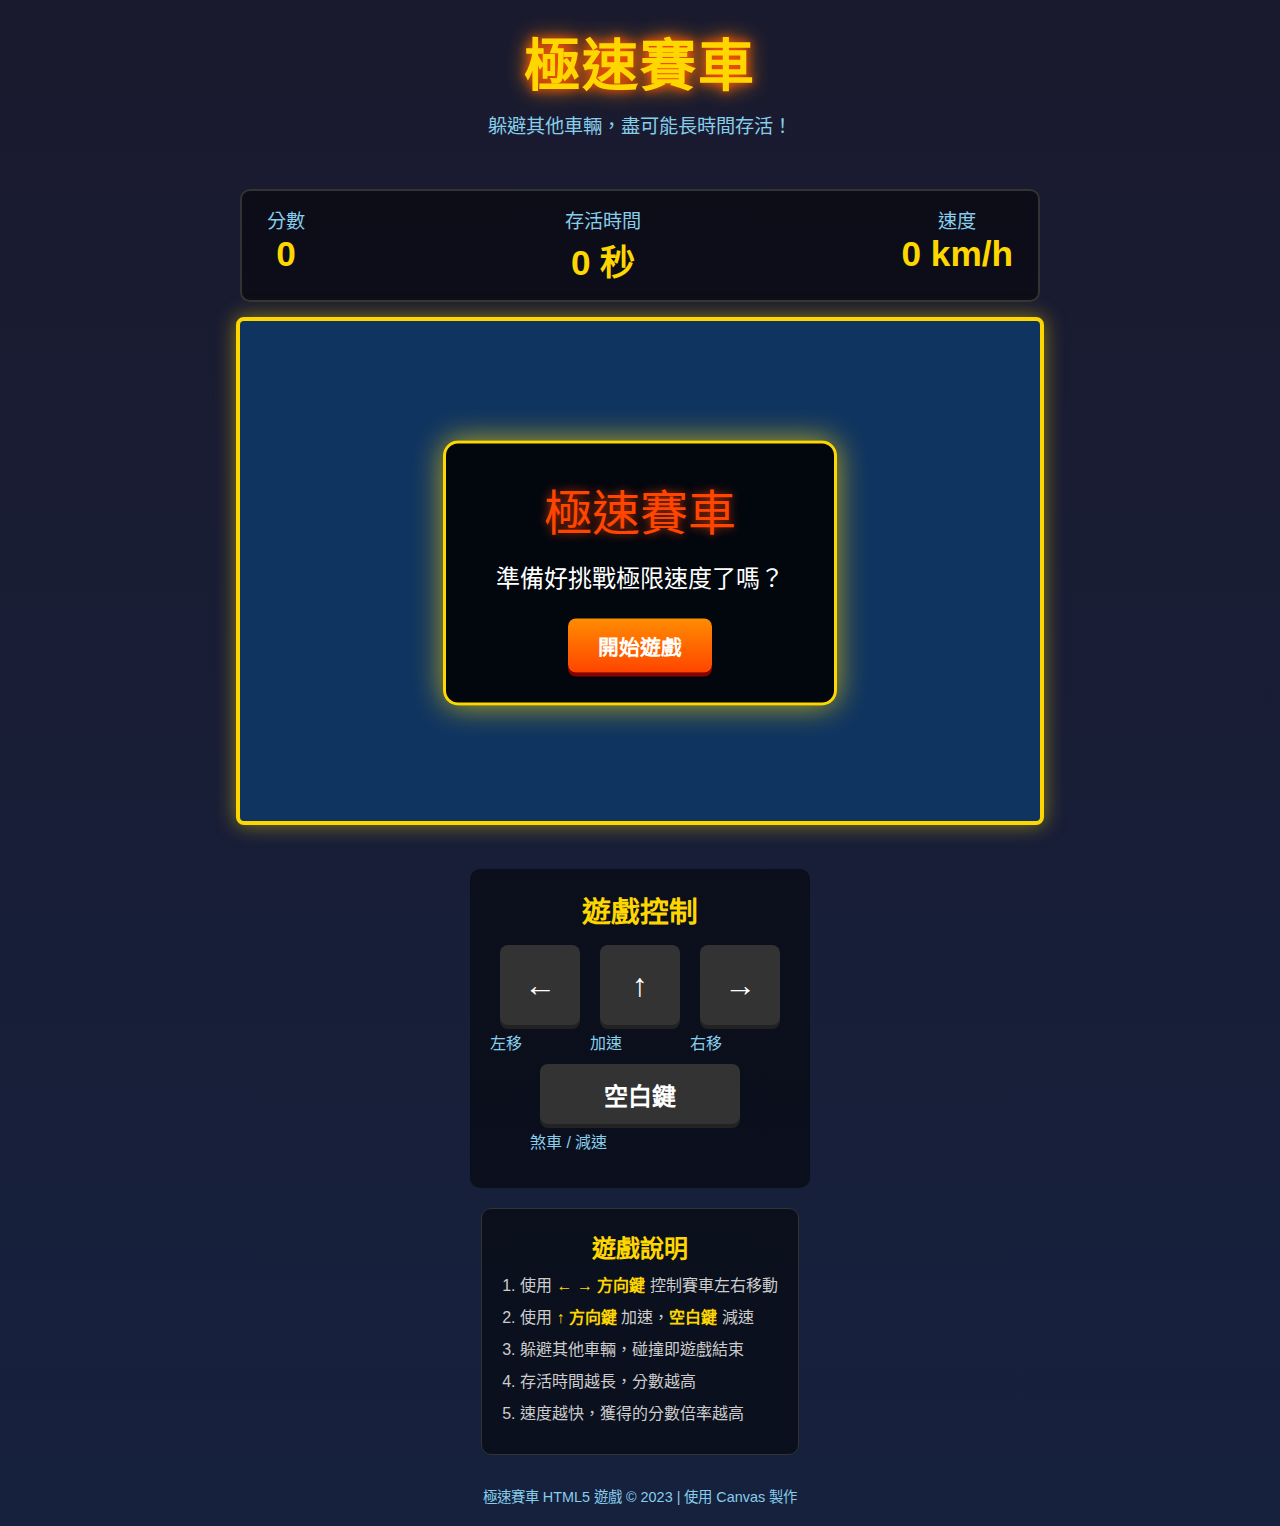
<file: game4.html>
<!DOCTYPE html>
<html lang="zh-TW">
<head>
    <meta charset="UTF-8">
    <meta name="viewport" content="width=device-width, initial-scale=1.0">
    <title>極速賽車</title>
    <style>
        * {
            margin: 0;
            padding: 0;
            box-sizing: border-box;
        }
        
        body {
            font-family: 'Microsoft JhengHei', Arial, sans-serif;
            background: linear-gradient(to bottom, #1a1a2e, #16213e);
            color: white;
            display: flex;
            flex-direction: column;
            align-items: center;
            justify-content: center;
            min-height: 100vh;
            padding: 20px;
        }
        
        header {
            text-align: center;
            margin-bottom: 20px;
        }
        
        h1 {
            font-size: 3.5rem;
            color: #FFD700;
            text-shadow: 0 0 10px #FF4500, 0 0 20px #FF8C00;
            margin-bottom: 10px;
            letter-spacing: 2px;
        }
        
        .subtitle {
            font-size: 1.2rem;
            color: #87CEEB;
            margin-bottom: 30px;
        }
        
        .game-container {
            position: relative;
            margin-bottom: 20px;
        }
        
        #gameCanvas {
            background-color: #0f3460;
            border: 4px solid #FFD700;
            border-radius: 8px;
            box-shadow: 0 0 20px rgba(255, 215, 0, 0.5);
        }
        
        .ui-panel {
            display: flex;
            justify-content: space-between;
            width: 800px;
            margin-bottom: 15px;
            background-color: rgba(0, 0, 0, 0.5);
            padding: 15px 25px;
            border-radius: 10px;
            border: 2px solid #333;
        }
        
        .score-container, .time-container, .speed-container {
            text-align: center;
        }
        
        .ui-label {
            font-size: 1.2rem;
            color: #87CEEB;
        }
        
        .ui-value {
            font-size: 2.2rem;
            font-weight: bold;
            color: #FFD700;
        }
        
        .controls {
            display: flex;
            flex-direction: column;
            align-items: center;
            background-color: rgba(0, 0, 0, 0.5);
            padding: 20px;
            border-radius: 10px;
            margin-top: 20px;
            max-width: 800px;
        }
        
        .controls h2 {
            color: #FFD700;
            margin-bottom: 15px;
            font-size: 1.8rem;
        }
        
        .key-container {
            display: flex;
            flex-direction: column;
            align-items: center;
            margin-bottom: 15px;
        }
        
        .key-row {
            display: flex;
            margin-bottom: 10px;
        }
        
        .key {
            width: 80px;
            height: 80px;
            background-color: #333;
            color: white;
            display: flex;
            align-items: center;
            justify-content: center;
            margin: 0 10px;
            border-radius: 8px;
            font-size: 2rem;
            font-weight: bold;
            box-shadow: 0 4px 0 #222;
            user-select: none;
        }
        
        .key-space {
            width: 200px;
            height: 60px;
            font-size: 1.5rem;
        }
        
        .key-label {
            margin-top: 5px;
            color: #87CEEB;
        }
        
        .game-message {
            position: absolute;
            top: 50%;
            left: 50%;
            transform: translate(-50%, -50%);
            background-color: rgba(0, 0, 0, 0.85);
            padding: 30px 50px;
            border-radius: 15px;
            text-align: center;
            border: 3px solid #FFD700;
            display: none;
            z-index: 10;
            box-shadow: 0 0 30px rgba(255, 215, 0, 0.7);
        }
        
        .message-title {
            color: #FF4500;
            font-size: 3rem;
            margin-bottom: 15px;
            text-shadow: 0 0 10px rgba(255, 69, 0, 0.7);
        }
        
        .message-text {
            font-size: 1.5rem;
            margin-bottom: 25px;
            color: #FFF;
        }
        
        .btn {
            background: linear-gradient(to bottom, #FF8C00, #FF4500);
            color: white;
            border: none;
            padding: 12px 30px;
            font-size: 1.3rem;
            border-radius: 8px;
            cursor: pointer;
            font-weight: bold;
            transition: all 0.2s;
            box-shadow: 0 4px 0 #8B0000;
        }
        
        .btn:hover {
            background: linear-gradient(to bottom, #FFA500, #FF6347);
            transform: translateY(-2px);
        }
        
        .btn:active {
            transform: translateY(2px);
            box-shadow: 0 2px 0 #8B0000;
        }
        
        .instructions {
            margin-top: 20px;
            max-width: 800px;
            background-color: rgba(0, 0, 0, 0.5);
            padding: 20px;
            border-radius: 10px;
            border: 1px solid #333;
        }
        
        .instructions h2 {
            color: #FFD700;
            margin-bottom: 10px;
            text-align: center;
        }
        
        .instructions p {
            margin-bottom: 8px;
            line-height: 1.5;
            color: #CCC;
        }
        
        .highlight {
            color: #FFD700;
            font-weight: bold;
        }
        
        footer {
            margin-top: 30px;
            color: #87CEEB;
            text-align: center;
            font-size: 0.9rem;
        }
    </style>
</head>
<body>
    <header>
        <h1>極速賽車</h1>
        <div class="subtitle">躲避其他車輛，盡可能長時間存活！</div>
    </header>
    
    <div class="ui-panel">
        <div class="score-container">
            <div class="ui-label">分數</div>
            <div id="score" class="ui-value">0</div>
        </div>
        <div class="time-container">
            <div class="ui-label">存活時間</div>
            <div id="time" class="ui-value">0 秒</div>
        </div>
        <div class="speed-container">
            <div class="ui-label">速度</div>
            <div id="speed" class="ui-value">0 km/h</div>
        </div>
    </div>
    
    <div class="game-container">
        <canvas id="gameCanvas" width="800" height="500"></canvas>
        
        <div id="startScreen" class="game-message">
            <div class="message-title">極速賽車</div>
            <div class="message-text">準備好挑戰極限速度了嗎？</div>
            <button id="startBtn" class="btn">開始遊戲</button>
        </div>
        
        <div id="gameOverScreen" class="game-message">
            <div class="message-title">遊戲結束</div>
            <div id="finalScore" class="message-text">分數: 0</div>
            <button id="restartBtn" class="btn">重新開始</button>
        </div>
    </div>
    
    <div class="controls">
        <h2>遊戲控制</h2>
        <div class="key-container">
            <div class="key-row">
                <div>
                    <div class="key">←</div>
                    <div class="key-label">左移</div>
                </div>
                <div>
                    <div class="key">↑</div>
                    <div class="key-label">加速</div>
                </div>
                <div>
                    <div class="key">→</div>
                    <div class="key-label">右移</div>
                </div>
            </div>
            <div>
                <div class="key key-space">空白鍵</div>
                <div class="key-label">煞車 / 減速</div>
            </div>
        </div>
    </div>
    
    <div class="instructions">
        <h2>遊戲說明</h2>
        <p>1. 使用 <span class="highlight">← → 方向鍵</span> 控制賽車左右移動</p>
        <p>2. 使用 <span class="highlight">↑ 方向鍵</span> 加速，<span class="highlight">空白鍵</span> 減速</p>
        <p>3. 躲避其他車輛，碰撞即遊戲結束</p>
        <p>4. 存活時間越長，分數越高</p>
        <p>5. 速度越快，獲得的分數倍率越高</p>
    </div>
    
    <footer>
        極速賽車 HTML5 遊戲 &copy; 2023 | 使用 Canvas 製作
    </footer>

    <script>
        // 遊戲變數
        const canvas = document.getElementById('gameCanvas');
        const ctx = canvas.getContext('2d');
        const scoreElement = document.getElementById('score');
        const timeElement = document.getElementById('time');
        const speedElement = document.getElementById('speed');
        const startScreen = document.getElementById('startScreen');
        const gameOverScreen = document.getElementById('gameOverScreen');
        const finalScoreElement = document.getElementById('finalScore');
        const startBtn = document.getElementById('startBtn');
        const restartBtn = document.getElementById('restartBtn');
        
        // 遊戲狀態
        let gameRunning = false;
        let score = 0;
        let gameTime = 0;
        let speed = 0;
        let gameLoop;
        
        // 玩家賽車
        const playerCar = {
            x: canvas.width / 2 - 25,
            y: canvas.height - 100,
            width: 50,
            height: 80,
            color: '#FF4500',
            speed: 0,
            maxSpeed: 12,
            acceleration: 0.2,
            deceleration: 0.1,
            turnSpeed: 6
        };
        
        // 其他車輛
        let enemyCars = [];
        let roadLines = [];
        
        // 鍵盤狀態
        const keys = {
            ArrowLeft: false,
            ArrowRight: false,
            ArrowUp: false,
            Space: false
        };
        
        // 初始化遊戲
        function initGame() {
            // 重置遊戲變數
            score = 0;
            gameTime = 0;
            speed = 0;
            playerCar.x = canvas.width / 2 - 25;
            playerCar.speed = 5;
            
            // 重置其他車輛
            enemyCars = [];
            
            // 重置道路標線
            roadLines = [];
            for (let i = 0; i < 10; i++) {
                roadLines.push({
                    x: canvas.width / 2 - 2,
                    y: i * 60,
                    width: 4,
                    height: 30,
                    color: '#FFFFFF'
                });
            }
            
            // 重置顯示
            scoreElement.textContent = '0';
            timeElement.textContent = '0 秒';
            speedElement.textContent = '0 km/h';
            
            // 隱藏開始和結束畫面
            startScreen.style.display = 'none';
            gameOverScreen.style.display = 'none';
            
            // 開始遊戲循環
            gameRunning = true;
            gameLoop = requestAnimationFrame(updateGame);
        }
        
        // 創建敵方車輛
        function createEnemyCar() {
            // 隨機車道位置 (左、中、右)
            const lanes = [canvas.width / 4 - 25, canvas.width / 2 - 25, 3 * canvas.width / 4 - 25];
            const lane = lanes[Math.floor(Math.random() * lanes.length)];
            
            // 隨機顏色
            const colors = ['#1E90FF', '#32CD32', '#FFD700', '#9370DB', '#00CED1'];
            const color = colors[Math.floor(Math.random() * colors.length)];
            
            // 隨機速度
            const enemySpeed = 3 + Math.random() * 4;
            
            enemyCars.push({
                x: lane,
                y: -100,
                width: 50,
                height: 80,
                color: color,
                speed: enemySpeed
            });
        }
        
        // 更新道路標線
        function updateRoadLines() {
            for (let i = 0; i < roadLines.length; i++) {
                roadLines[i].y += playerCar.speed;
                
                // 如果標線超出畫面，重置到頂部
                if (roadLines[i].y > canvas.height) {
                    roadLines[i].y = -30;
                }
            }
        }
        
        // 更新敵方車輛
        function updateEnemyCars() {
            for (let i = enemyCars.length - 1; i >= 0; i--) {
                enemyCars[i].y += enemyCars[i].speed + playerCar.speed * 0.5;
                
                // 如果敵方車輛超出畫面，移除並增加分數
                if (enemyCars[i].y > canvas.height) {
                    enemyCars.splice(i, 1);
                    // 根據速度給予分數
                    score += Math.floor(10 + speed / 10);
                    scoreElement.textContent = score;
                }
                
                // 檢查碰撞
                if (checkCollision(playerCar, enemyCars[i])) {
                    gameOver();
                    return;
                }
            }
            
            // 隨機創建新敵方車輛
            if (enemyCars.length < 5 && Math.random() < 0.02) {
                createEnemyCar();
            }
        }
        
        // 檢查碰撞
        function checkCollision(rect1, rect2) {
            return rect1.x < rect2.x + rect2.width &&
                   rect1.x + rect1.width > rect2.x &&
                   rect1.y < rect2.y + rect2.height &&
                   rect1.y + rect1.height > rect2.y;
        }
        
        // 處理輸入
        function handleInput() {
            // 加速
            if (keys.ArrowUp && playerCar.speed < playerCar.maxSpeed) {
                playerCar.speed += playerCar.acceleration;
            } else if (!keys.ArrowUp && playerCar.speed > 0) {
                playerCar.speed -= playerCar.deceleration;
            }
            
            // 煞車
            if (keys.Space && playerCar.speed > 0) {
                playerCar.speed -= playerCar.deceleleration * 2;
                if (playerCar.speed < 0) playerCar.speed = 0;
            }
            
            // 左右移動
            if (keys.ArrowLeft && playerCar.x > canvas.width / 4 - 50) {
                playerCar.x -= playerCar.turnSpeed;
            }
            if (keys.ArrowRight && playerCar.x < 3 * canvas.width / 4 - 50) {
                playerCar.x += playerCar.turnSpeed;
            }
            
            // 確保玩家不會超出道路邊界
            if (playerCar.x < canvas.width / 4 - 50) {
                playerCar.x = canvas.width / 4 - 50;
            }
            if (playerCar.x > 3 * canvas.width / 4 - 50) {
                playerCar.x = 3 * canvas.width / 4 - 50;
            }
        }
        
        // 繪製道路
        function drawRoad() {
            // 道路背景
            ctx.fillStyle = '#2F4F4F';
            ctx.fillRect(canvas.width / 4 - 60, 0, canvas.width / 2 + 120, canvas.height);
            
            // 道路
            ctx.fillStyle = '#696969';
            ctx.fillRect(canvas.width / 4 - 50, 0, canvas.width / 2 + 100, canvas.height);
            
            // 道路邊線
            ctx.fillStyle = '#FFFFFF';
            ctx.fillRect(canvas.width / 4 - 50, 0, 10, canvas.height); // 左邊線
            ctx.fillRect(3 * canvas.width / 4 + 40, 0, 10, canvas.height); // 右邊線
            
            // 道路標線
            for (let i = 0; i < roadLines.length; i++) {
                ctx.fillStyle = roadLines[i].color;
                ctx.fillRect(roadLines[i].x, roadLines[i].y, roadLines[i].width, roadLines[i].height);
            }
        }
        
        // 繪製賽車
        function drawCar(car) {
            // 車身
            ctx.fillStyle = car.color;
            ctx.fillRect(car.x, car.y, car.width, car.height);
            
            // 車窗
            ctx.fillStyle = '#87CEEB';
            ctx.fillRect(car.x + 10, car.y + 10, car.width - 20, 20);
            
            // 車燈
            ctx.fillStyle = '#FFD700';
            ctx.fillRect(car.x + 5, car.y + 5, 8, 8); // 左車燈
            ctx.fillRect(car.x + car.width - 13, car.y + 5, 8, 8); // 右車燈
            
            // 輪胎
            ctx.fillStyle = '#333';
            ctx.fillRect(car.x - 5, car.y + 15, 5, 20); // 左前輪
            ctx.fillRect(car.x + car.width, car.y + 15, 5, 20); // 右前輪
            ctx.fillRect(car.x - 5, car.y + car.height - 35, 5, 20); // 左後輪
            ctx.fillRect(car.x + car.width, car.y + car.height - 35, 5, 20); // 右後輪
        }
        
        // 繪製遊戲
        function drawGame() {
            // 清除畫布
            ctx.clearRect(0, 0, canvas.width, canvas.height);
            
            // 繪製道路
            drawRoad();
            
            // 繪製敵方車輛
            for (let i = 0; i < enemyCars.length; i++) {
                drawCar(enemyCars[i]);
            }
            
            // 繪製玩家賽車
            drawCar(playerCar);
        }
        
        // 更新遊戲
        function updateGame() {
            if (!gameRunning) return;
            
            // 處理輸入
            handleInput();
            
            // 更新遊戲狀態
            gameTime += 1/60; // 假設60fps
            speed = Math.floor(playerCar.speed * 10);
            
            // 更新顯示
            timeElement.textContent = Math.floor(gameTime) + ' 秒';
            speedElement.textContent = speed + ' km/h';
            
            // 更新道路標線
            updateRoadLines();
            
            // 更新敵方車輛
            updateEnemyCars();
            
            // 繪製遊戲
            drawGame();
            
            // 繼續遊戲循環
            gameLoop = requestAnimationFrame(updateGame);
        }
        
        // 遊戲結束
        function gameOver() {
            gameRunning = false;
            cancelAnimationFrame(gameLoop);
            
            // 顯示最終分數
            finalScoreElement.textContent = `分數: ${score} | 存活時間: ${Math.floor(gameTime)} 秒`;
            gameOverScreen.style.display = 'block';
        }
        
        // 事件監聽器
        startBtn.addEventListener('click', initGame);
        restartBtn.addEventListener('click', initGame);
        
        // 鍵盤事件
        document.addEventListener('keydown', (e) => {
            if (e.code in keys) {
                keys[e.code] = true;
                e.preventDefault(); // 防止頁面滾動
            }
        });
        
        document.addEventListener('keyup', (e) => {
            if (e.code in keys) {
                keys[e.code] = false;
                e.preventDefault(); // 防止頁面滾動
            }
        });
        
        // 觸控控制（適用於行動設備）
        let touchStartX = 0;
        let touchStartY = 0;
        
        canvas.addEventListener('touchstart', (e) => {
            e.preventDefault();
            touchStartX = e.touches[0].clientX;
            touchStartY = e.touches[0].clientY;
            
            // 根據觸控位置模擬按鍵
            if (touchStartY < canvas.height / 2) {
                // 上半部：加速
                keys.ArrowUp = true;
            } else if (touchStartX < canvas.width / 3) {
                // 左側：左轉
                keys.ArrowLeft = true;
            } else if (touchStartX > 2 * canvas.width / 3) {
                // 右側：右轉
                keys.ArrowRight = true;
            } else {
                // 中間：煞車
                keys.Space = true;
            }
        });
        
        canvas.addEventListener('touchend', (e) => {
            e.preventDefault();
            // 釋放所有按鍵
            keys.ArrowLeft = false;
            keys.ArrowRight = false;
            keys.ArrowUp = false;
            keys.Space = false;
        });
        
        // 顯示開始畫面
        startScreen.style.display = 'block';
    </script>
</body>
</html>
</file>
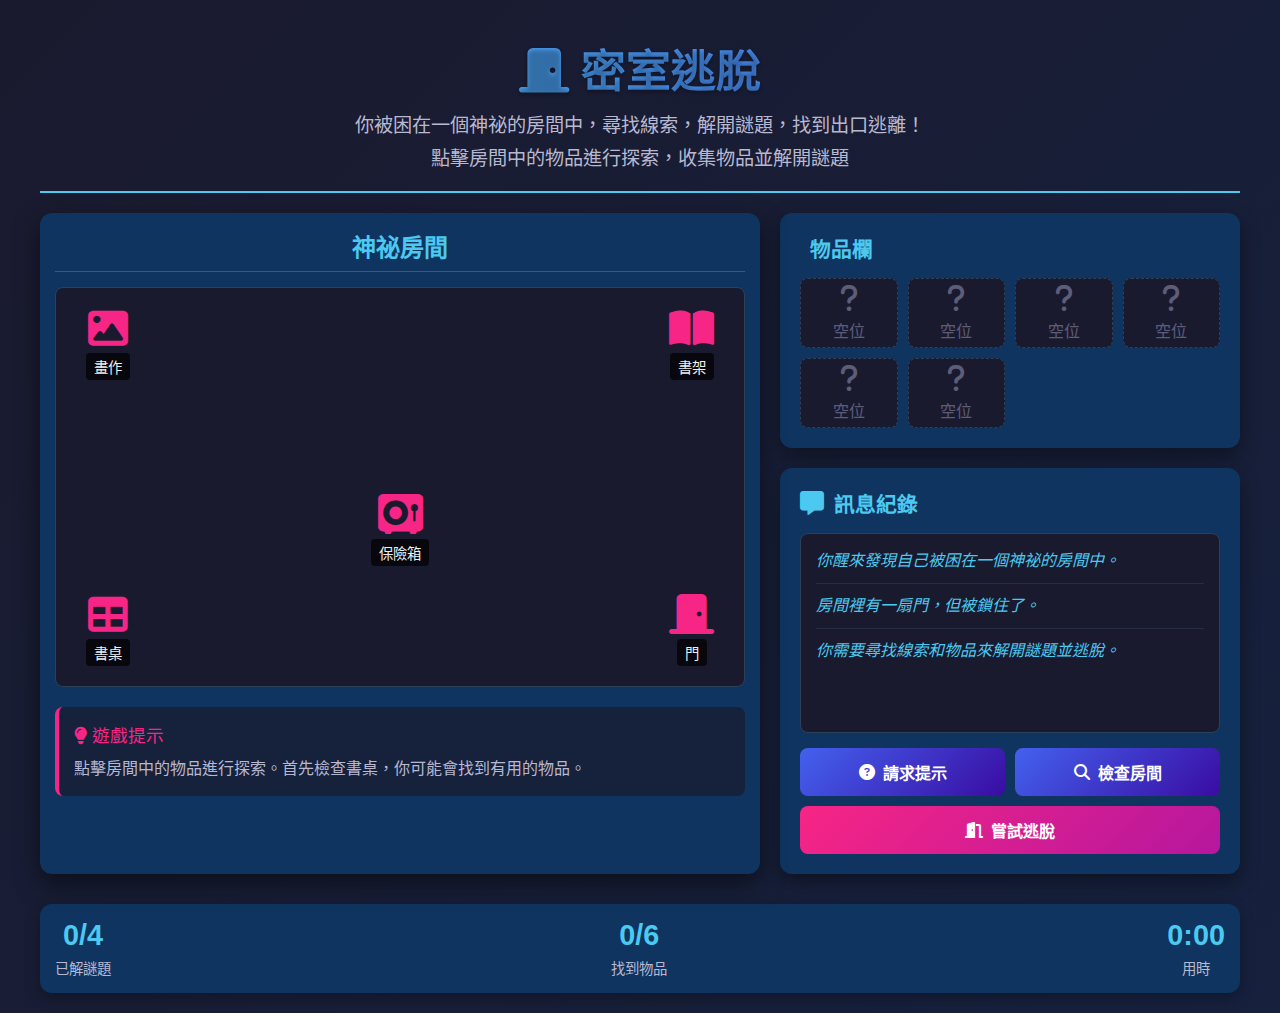
<file: game5.html>
<!DOCTYPE html>
<html lang="zh-TW">
<head>
    <meta charset="UTF-8">
    <meta name="viewport" content="width=device-width, initial-scale=1.0">
    <title>密室逃脫 - HTML5遊戲</title>
    <link rel="stylesheet" href="https://cdnjs.cloudflare.com/ajax/libs/font-awesome/6.4.0/css/all.min.css">
    <style>
        * {
            margin: 0;
            padding: 0;
            box-sizing: border-box;
            font-family: 'Microsoft JhengHei', 'Segoe UI', sans-serif;
        }
        
        body {
            background: linear-gradient(135deg, #1a1a2e 0%, #16213e 100%);
            color: #f0f0f0;
            min-height: 100vh;
            display: flex;
            flex-direction: column;
            align-items: center;
            padding: 20px;
        }
        
        .container {
            max-width: 1200px;
            width: 100%;
            margin: 0 auto;
        }
        
        header {
            text-align: center;
            margin-bottom: 20px;
            padding: 15px;
            border-bottom: 2px solid #4cc9f0;
            width: 100%;
        }
        
        h1 {
            font-size: 2.8rem;
            margin-bottom: 10px;
            background: linear-gradient(90deg, #4cc9f0, #4361ee);
            -webkit-background-clip: text;
            -webkit-text-fill-color: transparent;
            text-shadow: 0 2px 4px rgba(0, 0, 0, 0.3);
        }
        
        .subtitle {
            font-size: 1.2rem;
            color: #b8b8d1;
            margin-bottom: 5px;
        }
        
        .game-area {
            display: flex;
            flex-wrap: wrap;
            gap: 20px;
            margin-bottom: 30px;
        }
        
        .room-container {
            flex: 3;
            min-width: 300px;
            background-color: #0f3460;
            border-radius: 12px;
            padding: 15px;
            box-shadow: 0 10px 25px rgba(0, 0, 0, 0.5);
            position: relative;
            overflow: hidden;
        }
        
        .room-title {
            font-size: 1.5rem;
            margin-bottom: 15px;
            color: #4cc9f0;
            text-align: center;
            padding-bottom: 8px;
            border-bottom: 1px solid rgba(76, 201, 240, 0.3);
        }
        
        .room-scene {
            height: 400px;
            background-color: #1a1a2e;
            border-radius: 8px;
            position: relative;
            overflow: hidden;
            margin-bottom: 15px;
            border: 1px solid #2d4059;
        }
        
        .object {
            position: absolute;
            cursor: pointer;
            transition: all 0.3s ease;
            display: flex;
            flex-direction: column;
            align-items: center;
            justify-content: center;
            text-align: center;
        }
        
        .object:hover {
            transform: scale(1.05);
        }
        
        .object i {
            font-size: 2.5rem;
            margin-bottom: 5px;
            color: #f72585;
        }
        
        .object span {
            background-color: rgba(0, 0, 0, 0.7);
            padding: 3px 8px;
            border-radius: 4px;
            font-size: 0.9rem;
        }
        
        .door {
            bottom: 20px;
            right: 30px;
        }
        
        .desk {
            bottom: 20px;
            left: 30px;
        }
        
        .bookshelf {
            top: 20px;
            right: 30px;
        }
        
        .painting {
            top: 20px;
            left: 30px;
        }
        
        .safe {
            bottom: 120px;
            left: 50%;
            transform: translateX(-50%);
        }
        
        .controls {
            flex: 2;
            min-width: 300px;
            display: flex;
            flex-direction: column;
            gap: 20px;
        }
        
        .panel {
            background-color: #0f3460;
            border-radius: 12px;
            padding: 20px;
            box-shadow: 0 8px 20px rgba(0, 0, 0, 0.4);
        }
        
        .panel-title {
            font-size: 1.3rem;
            margin-bottom: 15px;
            color: #4cc9f0;
            display: flex;
            align-items: center;
            gap: 10px;
        }
        
        .panel-title i {
            font-size: 1.5rem;
        }
        
        .inventory {
            display: grid;
            grid-template-columns: repeat(4, 1fr);
            gap: 10px;
            margin-top: 10px;
        }
        
        .inventory-slot {
            background-color: #1a1a2e;
            border: 1px solid #2d4059;
            border-radius: 8px;
            height: 70px;
            display: flex;
            flex-direction: column;
            align-items: center;
            justify-content: center;
            cursor: pointer;
            transition: all 0.2s ease;
        }
        
        .inventory-slot:hover {
            background-color: #2d4059;
            border-color: #4cc9f0;
        }
        
        .inventory-slot i {
            font-size: 1.8rem;
            margin-bottom: 5px;
            color: #f72585;
        }
        
        .inventory-slot.empty {
            border: 1px dashed #2d4059;
            color: #5d5d7a;
        }
        
        .inventory-slot.empty i {
            color: #5d5d7a;
        }
        
        .message-log {
            height: 200px;
            overflow-y: auto;
            background-color: #1a1a2e;
            border-radius: 8px;
            padding: 15px;
            border: 1px solid #2d4059;
        }
        
        .message {
            margin-bottom: 10px;
            padding-bottom: 10px;
            border-bottom: 1px solid rgba(45, 64, 89, 0.5);
            line-height: 1.5;
        }
        
        .message:last-child {
            margin-bottom: 0;
            border-bottom: none;
        }
        
        .message.system {
            color: #4cc9f0;
            font-style: italic;
        }
        
        .message.item {
            color: #f72585;
        }
        
        .message.puzzle {
            color: #72efdd;
        }
        
        .action-buttons {
            display: flex;
            flex-wrap: wrap;
            gap: 10px;
            margin-top: 15px;
        }
        
        .btn {
            padding: 12px 20px;
            background: linear-gradient(135deg, #4361ee 0%, #3a0ca3 100%);
            color: white;
            border: none;
            border-radius: 8px;
            cursor: pointer;
            font-size: 1rem;
            font-weight: 600;
            transition: all 0.3s ease;
            display: flex;
            align-items: center;
            justify-content: center;
            gap: 8px;
            flex: 1;
            min-width: 140px;
        }
        
        .btn:hover {
            background: linear-gradient(135deg, #4cc9f0 0%, #4361ee 100%);
            transform: translateY(-2px);
            box-shadow: 0 5px 15px rgba(76, 201, 240, 0.3);
        }
        
        .btn:active {
            transform: translateY(0);
        }
        
        .btn-escape {
            background: linear-gradient(135deg, #f72585 0%, #b5179e 100%);
        }
        
        .btn-escape:hover {
            background: linear-gradient(135deg, #ff4da6 0%, #f72585 100%);
        }
        
        .puzzle-modal {
            display: none;
            position: fixed;
            top: 0;
            left: 0;
            width: 100%;
            height: 100%;
            background-color: rgba(0, 0, 0, 0.85);
            z-index: 1000;
            align-items: center;
            justify-content: center;
        }
        
        .modal-content {
            background: linear-gradient(135deg, #0f3460 0%, #1a1a2e 100%);
            width: 90%;
            max-width: 500px;
            border-radius: 12px;
            padding: 25px;
            box-shadow: 0 15px 35px rgba(0, 0, 0, 0.7);
            border: 1px solid #4cc9f0;
        }
        
        .modal-title {
            font-size: 1.5rem;
            margin-bottom: 15px;
            color: #4cc9f0;
            text-align: center;
        }
        
        .puzzle-instruction {
            margin-bottom: 20px;
            line-height: 1.6;
            color: #b8b8d1;
        }
        
        .puzzle-input {
            width: 100%;
            padding: 12px;
            background-color: #1a1a2e;
            border: 1px solid #2d4059;
            border-radius: 8px;
            color: white;
            font-size: 1.1rem;
            margin-bottom: 20px;
            text-align: center;
        }
        
        .puzzle-input:focus {
            outline: none;
            border-color: #4cc9f0;
        }
        
        .modal-buttons {
            display: flex;
            gap: 10px;
        }
        
        .modal-btn {
            flex: 1;
            padding: 12px;
            border-radius: 8px;
            border: none;
            font-size: 1rem;
            font-weight: 600;
            cursor: pointer;
            transition: all 0.2s ease;
        }
        
        .modal-btn.submit {
            background-color: #4361ee;
            color: white;
        }
        
        .modal-btn.submit:hover {
            background-color: #4cc9f0;
        }
        
        .modal-btn.cancel {
            background-color: #5d5d7a;
            color: white;
        }
        
        .modal-btn.cancel:hover {
            background-color: #6c6c8a;
        }
        
        .hint-system {
            margin-top: 20px;
            padding: 15px;
            background-color: rgba(26, 26, 46, 0.7);
            border-radius: 8px;
            border-left: 4px solid #f72585;
        }
        
        .hint-title {
            font-size: 1.1rem;
            margin-bottom: 10px;
            color: #f72585;
        }
        
        .hint-text {
            color: #b8b8d1;
            line-height: 1.5;
        }
        
        .game-status {
            display: flex;
            justify-content: space-between;
            align-items: center;
            background-color: #0f3460;
            padding: 15px;
            border-radius: 12px;
            margin-top: 20px;
            box-shadow: 0 5px 15px rgba(0, 0, 0, 0.3);
        }
        
        .status-item {
            display: flex;
            flex-direction: column;
            align-items: center;
            gap: 5px;
        }
        
        .status-value {
            font-size: 1.8rem;
            font-weight: bold;
            color: #4cc9f0;
        }
        
        .status-label {
            font-size: 0.9rem;
            color: #b8b8d1;
        }
        
        .escape-message {
            display: none;
            position: fixed;
            top: 0;
            left: 0;
            width: 100%;
            height: 100%;
            background-color: rgba(0, 0, 0, 0.95);
            z-index: 2000;
            align-items: center;
            justify-content: center;
            flex-direction: column;
            text-align: center;
        }
        
        .escape-content {
            background: linear-gradient(135deg, #0f3460 0%, #1a1a2e 100%);
            width: 90%;
            max-width: 600px;
            border-radius: 12px;
            padding: 40px;
            box-shadow: 0 20px 50px rgba(0, 0, 0, 0.8);
            border: 2px solid #4cc9f0;
        }
        
        .escape-title {
            font-size: 2.5rem;
            margin-bottom: 20px;
            color: #f72585;
        }
        
        .escape-text {
            font-size: 1.2rem;
            line-height: 1.6;
            margin-bottom: 30px;
            color: #b8b8d1;
        }
        
        .restart-btn {
            padding: 15px 40px;
            background: linear-gradient(135deg, #f72585 0%, #b5179e 100%);
            color: white;
            border: none;
            border-radius: 8px;
            cursor: pointer;
            font-size: 1.2rem;
            font-weight: 600;
            transition: all 0.3s ease;
        }
        
        .restart-btn:hover {
            background: linear-gradient(135deg, #ff4da6 0%, #f72585 100%);
            transform: scale(1.05);
        }
        
        @media (max-width: 768px) {
            .game-area {
                flex-direction: column;
            }
            
            .inventory {
                grid-template-columns: repeat(3, 1fr);
            }
            
            .object {
                transform: scale(0.9);
            }
            
            .object:hover {
                transform: scale(0.95);
            }
            
            h1 {
                font-size: 2.2rem;
            }
        }
        
        @media (max-width: 480px) {
            .inventory {
                grid-template-columns: repeat(2, 1fr);
            }
            
            .action-buttons {
                flex-direction: column;
            }
            
            .btn {
                min-width: 100%;
            }
            
            h1 {
                font-size: 1.8rem;
            }
        }
    </style>
</head>
<body>
    <div class="container">
        <header>
            <h1><i class="fas fa-door-closed"></i> 密室逃脫</h1>
            <p class="subtitle">你被困在一個神祕的房間中，尋找線索，解開謎題，找到出口逃離！</p>
            <p class="subtitle">點擊房間中的物品進行探索，收集物品並解開謎題</p>
        </header>
        
        <div class="game-area">
            <div class="room-container">
                <h2 class="room-title">神祕房間</h2>
                <div class="room-scene" id="roomScene">
                    <!-- 房間中的物品將通過JavaScript動態添加 -->
                </div>
                
                <div class="hint-system">
                    <div class="hint-title"><i class="fas fa-lightbulb"></i> 遊戲提示</div>
                    <div class="hint-text" id="hintText">點擊房間中的物品進行探索。首先檢查書桌，你可能會找到有用的物品。</div>
                </div>
            </div>
            
            <div class="controls">
                <div class="panel">
                    <h3 class="panel-title"><i class="fas fa-backpack"></i> 物品欄</h3>
                    <div class="inventory" id="inventory">
                        <!-- 物品欄將通過JavaScript動態添加 -->
                    </div>
                </div>
                
                <div class="panel">
                    <h3 class="panel-title"><i class="fas fa-comment-alt"></i> 訊息紀錄</h3>
                    <div class="message-log" id="messageLog">
                        <!-- 訊息將通過JavaScript動態添加 -->
                    </div>
                    
                    <div class="action-buttons">
                        <button class="btn" id="hintBtn">
                            <i class="fas fa-question-circle"></i> 請求提示
                        </button>
                        <button class="btn" id="examineBtn">
                            <i class="fas fa-search"></i> 檢查房間
                        </button>
                        <button class="btn btn-escape" id="escapeBtn">
                            <i class="fas fa-door-open"></i> 嘗試逃脫
                        </button>
                    </div>
                </div>
            </div>
        </div>
        
        <div class="game-status">
            <div class="status-item">
                <div class="status-value" id="puzzlesSolved">0/4</div>
                <div class="status-label">已解謎題</div>
            </div>
            <div class="status-item">
                <div class="status-value" id="itemsFound">0/6</div>
                <div class="status-label">找到物品</div>
            </div>
            <div class="status-item">
                <div class="status-value" id="timeSpent">0:00</div>
                <div class="status-label">用時</div>
            </div>
        </div>
    </div>
    
    <!-- 謎題模態框 -->
    <div class="puzzle-modal" id="puzzleModal">
        <div class="modal-content">
            <h3 class="modal-title" id="puzzleTitle">書桌抽屜密碼鎖</h3>
            <p class="puzzle-instruction" id="puzzleInstruction">這個抽屜被一個四位數密碼鎖鎖住了。或許在房間某處可以找到密碼提示。</p>
            <input type="text" class="puzzle-input" id="puzzleInput" placeholder="輸入密碼..." maxlength="4">
            <div class="modal-buttons">
                <button class="modal-btn submit" id="submitPuzzle">提交</button>
                <button class="modal-btn cancel" id="cancelPuzzle">取消</button>
            </div>
        </div>
    </div>
    
    <!-- 逃脫成功訊息 -->
    <div class="escape-message" id="escapeMessage">
        <div class="escape-content">
            <h2 class="escape-title"><i class="fas fa-trophy"></i> 恭喜逃脫成功！</h2>
            <div class="escape-text">
                <p>你成功解開了所有謎題並逃離了神祕房間！</p>
                <p>你用時: <span id="finalTime">0:00</span></p>
                <p>你找到了 <span id="finalItems">0</span> 個物品</p>
                <p>你解開了 <span id="finalPuzzles">0</span> 個謎題</p>
            </div>
            <button class="restart-btn" id="restartBtn"><i class="fas fa-redo"></i> 再玩一次</button>
        </div>
    </div>
    
    <script>
        // 遊戲狀態變數
        let gameState = {
            inventory: [],
            puzzlesSolved: 0,
            itemsFound: 0,
            timeSpent: 0,
            hintsUsed: 0,
            currentPuzzle: null,
            gameActive: true
        };
        
        // 物品定義
        const items = {
            key: { id: 'key', name: '銅鑰匙', icon: 'fas fa-key', description: '一把古老的銅鑰匙，看起來可以用來開鎖。', found: false },
            note: { id: 'note', name: '神秘紙條', icon: 'fas fa-scroll', description: '一張泛黃的紙條，上面寫著: "密碼在書的排列中"', found: false },
            flashlight: { id: 'flashlight', name: '手電筒', icon: 'fas fa-flashlight', description: '一個還能用的手電筒，也許可以用來照亮黑暗的角落。', found: false },
            screwdriver: { id: 'screwdriver', name: '螺絲起子', icon: 'fas fa-screwdriver', description: '一把小螺絲起子，可以用來鬆開螺絲。', found: false },
            book: { id: 'book', name: '舊書', icon: 'fas fa-book', description: '一本舊書，書名是"逃脫的藝術"。', found: false },
            codePaper: { id: 'codePaper', name: '密碼紙', icon: 'fas fa-file-code', description: '一張寫著數字"7283"的紙條。', found: false }
        };
        
        // 謎題定義
        const puzzles = {
            deskDrawer: {
                id: 'deskDrawer',
                name: '書桌抽屜密碼鎖',
                instruction: '這個抽屜被一個四位數密碼鎖鎖住了。或許在房間某處可以找到密碼提示。',
                answer: '7283',
                solved: false,
                hint: '檢查書架上的書，看看它們的排列順序有沒有規律。'
            },
            safe: {
                id: 'safe',
                name: '保險箱謎題',
                instruction: '保險箱需要輸入正確的密碼才能打開。密碼隱藏在畫作中。',
                answer: '1947',
                solved: false,
                hint: '仔細查看畫作中的細節，特別是羅馬數字。'
            },
            bookshelf: {
                id: 'bookshelf',
                name: '書架機關',
                instruction: '書架似乎有一個隱藏的機關。你需要找到正確的書來觸發它。',
                answer: 'ESCAPE',
                solved: false,
                hint: '查看書架上的書名首字母，試著拼出一個單詞。'
            },
            door: {
                id: 'door',
                name: '門鎖',
                instruction: '門被一個複雜的鎖鎖住了，需要鑰匙和密碼才能打開。',
                answer: 'FINAL',
                solved: false,
                hint: '你需要找到鑰匙並解決其他所有謎題才能打開這扇門。'
            }
        };
        
        // 房間物品定義
        const roomObjects = [
            { id: 'desk', name: '書桌', icon: 'fas fa-table', x: 'desk', puzzle: 'deskDrawer' },
            { id: 'bookshelf', name: '書架', icon: 'fas fa-book-open', x: 'bookshelf', puzzle: 'bookshelf' },
            { id: 'painting', name: '畫作', icon: 'fas fa-image', x: 'painting', puzzle: 'safe' },
            { id: 'safe', name: '保險箱', icon: 'fas fa-vault', x: 'safe', puzzle: 'safe' },
            { id: 'door', name: '門', icon: 'fas fa-door-closed', x: 'door', puzzle: 'door' }
        ];
        
        // 遊戲訊息
        const messages = [
            "你醒來發現自己被困在一個神祕的房間中。",
            "房間裡有一扇門，但被鎖住了。",
            "你需要尋找線索和物品來解開謎題並逃脫。"
        ];
        
        // 初始化遊戲
        function initGame() {
            // 重置遊戲狀態
            gameState = {
                inventory: [],
                puzzlesSolved: 0,
                itemsFound: 0,
                timeSpent: 0,
                hintsUsed: 0,
                currentPuzzle: null,
                gameActive: true
            };
            
            // 重置物品狀態
            Object.keys(items).forEach(key => {
                items[key].found = false;
            });
            
            // 重置謎題狀態
            Object.keys(puzzles).forEach(key => {
                puzzles[key].solved = false;
            });
            
            // 初始化訊息紀錄
            messages.forEach(msg => addMessage(msg, 'system'));
            
            // 初始化房間
            renderRoom();
            
            // 初始化物品欄
            renderInventory();
            
            // 更新遊戲狀態顯示
            updateGameStatus();
            
            // 開始計時
            startTimer();
        }
        
        // 渲染房間
        function renderRoom() {
            const roomScene = document.getElementById('roomScene');
            roomScene.innerHTML = '';
            
            roomObjects.forEach(obj => {
                const objectDiv = document.createElement('div');
                objectDiv.className = `object ${obj.x}`;
                objectDiv.id = obj.id;
                objectDiv.innerHTML = `
                    <i class="${obj.icon}"></i>
                    <span>${obj.name}</span>
                `;
                
                // 添加點擊事件
                objectDiv.addEventListener('click', () => interactWithObject(obj.id));
                
                roomScene.appendChild(objectDiv);
            });
        }
        
        // 渲染物品欄
        function renderInventory() {
            const inventory = document.getElementById('inventory');
            inventory.innerHTML = '';
            
            // 顯示已找到的物品
            Object.values(items).forEach(item => {
                if (item.found) {
                    const slot = document.createElement('div');
                    slot.className = 'inventory-slot';
                    slot.id = `slot-${item.id}`;
                    slot.innerHTML = `
                        <i class="${item.icon}"></i>
                        <span>${item.name}</span>
                    `;
                    
                    // 添加點擊事件
                    slot.addEventListener('click', () => useItem(item.id));
                    
                    inventory.appendChild(slot);
                }
            });
            
            // 填補空位
            const emptySlots = 6 - Object.values(items).filter(item => item.found).length;
            for (let i = 0; i < emptySlots; i++) {
                const slot = document.createElement('div');
                slot.className = 'inventory-slot empty';
                slot.innerHTML = `<i class="fas fa-question"></i><span>空位</span>`;
                inventory.appendChild(slot);
            }
        }
        
        // 與房間物品互動
        function interactWithObject(objectId) {
            if (!gameState.gameActive) return;
            
            switch(objectId) {
                case 'desk':
                    if (!items.note.found) {
                        items.note.found = true;
                        gameState.inventory.push('note');
                        addMessage(`你在書桌抽屜裡找到了一張${items.note.name}。`, 'item');
                        addMessage(items.note.description, 'system');
                        gameState.itemsFound++;
                    } else if (!items.screwdriver.found) {
                        items.screwdriver.found = true;
                        gameState.inventory.push('screwdriver');
                        addMessage(`你在書桌的另一個抽屜裡找到了一把${items.screwdriver.name}。`, 'item');
                        addMessage(items.screwdriver.description, 'system');
                        gameState.itemsFound++;
                    } else {
                        if (!puzzles.deskDrawer.solved) {
                            showPuzzle('deskDrawer');
                        } else {
                            addMessage('書桌已經沒有其他東西了。', 'system');
                        }
                    }
                    break;
                    
                case 'bookshelf':
                    if (!items.book.found) {
                        items.book.found = true;
                        gameState.inventory.push('book');
                        addMessage(`你在書架上找到了一本${items.book.name}。`, 'item');
                        addMessage(items.book.description, 'system');
                        gameState.itemsFound++;
                    } else {
                        if (!puzzles.bookshelf.solved) {
                            showPuzzle('bookshelf');
                        } else {
                            addMessage('書架已經沒有其他東西了。', 'system');
                        }
                    }
                    break;
                    
                case 'painting':
                    if (!items.flashlight.found) {
                        items.flashlight.found = true;
                        gameState.inventory.push('flashlight');
                        addMessage(`你在畫作後面找到了一個${items.flashlight.name}。`, 'item');
                        addMessage(items.flashlight.description, 'system');
                        gameState.itemsFound++;
                    } else {
                        addMessage('這是一幅描繪古堡的畫作，畫作右下角有一些羅馬數字：I IX IV VII', 'puzzle');
                        if (!puzzles.safe.solved) {
                            // 提示保險箱密碼
                            addMessage('這些數字可能與保險箱的密碼有關。', 'system');
                        }
                    }
                    break;
                    
                case 'safe':
                    if (!puzzles.safe.solved) {
                        showPuzzle('safe');
                    } else if (!items.codePaper.found) {
                        items.codePaper.found = true;
                        gameState.inventory.push('codePaper');
                        addMessage(`你從保險箱裡找到了一張${items.codePaper.name}。`, 'item');
                        addMessage(items.codePaper.description, 'system');
                        gameState.itemsFound++;
                    } else {
                        addMessage('保險箱已經空了。', 'system');
                    }
                    break;
                    
                case 'door':
                    if (!items.key.found) {
                        addMessage('門被鎖住了，需要鑰匙才能打開。', 'system');
                    } else if (gameState.puzzlesSolved < 4) {
                        addMessage(`門上有複雜的鎖，需要解決所有謎題才能打開。已解決：${gameState.puzzlesSolved}/4`, 'system');
                    } else {
                        if (!puzzles.door.solved) {
                            showPuzzle('door');
                        } else {
                            escapeRoom();
                        }
                    }
                    break;
            }
            
            renderInventory();
            updateGameStatus();
        }
        
        // 顯示謎題
        function showPuzzle(puzzleId) {
            const puzzle = puzzles[puzzleId];
            gameState.currentPuzzle = puzzleId;
            
            document.getElementById('puzzleTitle').textContent = puzzle.name;
            document.getElementById('puzzleInstruction').textContent = puzzle.instruction;
            document.getElementById('puzzleInput').value = '';
            
            // 根據謎題類型設置輸入框屬性
            if (puzzleId === 'door') {
                document.getElementById('puzzleInput').placeholder = '輸入"逃脫"以打開門';
                document.getElementById('puzzleInput').maxLength = 5;
            } else {
                document.getElementById('puzzleInput').placeholder = '輸入答案...';
                document.getElementById('puzzleInput').maxLength = puzzle.answer.length;
            }
            
            document.getElementById('puzzleModal').style.display = 'flex';
            document.getElementById('puzzleInput').focus();
        }
        
        // 使用物品
        function useItem(itemId) {
            if (!gameState.gameActive) return;
            
            const item = items[itemId];
            addMessage(`你使用了${item.name}: ${item.description}`, 'system');
            
            // 特殊物品使用效果
            if (itemId === 'flashlight') {
                addMessage('你用手電筒照亮了房間的陰暗角落，發現牆上有一行小字："書架上的書名首字母藏有秘密"', 'puzzle');
            } else if (itemId === 'screwdriver') {
                addMessage('你用螺絲起子鬆開了畫框後面的螺絲，發現畫後面有一個暗格。', 'system');
                if (!items.flashlight.found) {
                    addMessage('你應該檢查一下畫作後面。', 'hint');
                }
            } else if (itemId === 'key' && !puzzles.door.solved) {
                addMessage('你嘗試用鑰匙開門，但門上還有一個密碼鎖。', 'system');
            }
        }
        
        // 添加訊息到紀錄
        function addMessage(text, type) {
            const messageLog = document.getElementById('messageLog');
            const messageDiv = document.createElement('div');
            messageDiv.className = `message ${type}`;
            messageDiv.textContent = text;
            
            messageLog.appendChild(messageDiv);
            messageLog.scrollTop = messageLog.scrollHeight;
        }
        
        // 更新遊戲狀態顯示
        function updateGameStatus() {
            document.getElementById('puzzlesSolved').textContent = `${gameState.puzzlesSolved}/4`;
            document.getElementById('itemsFound').textContent = `${gameState.itemsFound}/6`;
        }
        
        // 開始計時
        function startTimer() {
            const timerElement = document.getElementById('timeSpent');
            
            const timerInterval = setInterval(() => {
                if (gameState.gameActive) {
                    gameState.timeSpent++;
                    const minutes = Math.floor(gameState.timeSpent / 60);
                    const seconds = gameState.timeSpent % 60;
                    timerElement.textContent = `${minutes}:${seconds.toString().padStart(2, '0')}`;
                } else {
                    clearInterval(timerInterval);
                }
            }, 1000);
        }
        
        // 逃脫房間
        function escapeRoom() {
            if (gameState.gameActive && puzzles.door.solved) {
                gameState.gameActive = false;
                
                // 顯示逃脫成功訊息
                document.getElementById('finalTime').textContent = document.getElementById('timeSpent').textContent;
                document.getElementById('finalItems').textContent = gameState.itemsFound;
                document.getElementById('finalPuzzles').textContent = gameState.puzzlesSolved;
                document.getElementById('escapeMessage').style.display = 'flex';
                
                addMessage('恭喜！你成功逃離了密室！', 'system');
            }
        }
        
        // 請求提示
        function requestHint() {
            if (!gameState.gameActive) return;
            
            gameState.hintsUsed++;
            
            if (gameState.currentPuzzle && puzzles[gameState.currentPuzzle]) {
                const hint = puzzles[gameState.currentPuzzle].hint;
                addMessage(`提示: ${hint}`, 'system');
                document.getElementById('hintText').textContent = hint;
            } else {
                // 一般提示
                const hints = [
                    '檢查房間中的每個物品，它們可能隱藏著線索或物品。',
                    '有些謎題需要結合多個線索才能解決。',
                    '嘗試使用你找到的物品，它們可能會有特殊用途。',
                    '注意房間中的細節，數字、顏色或圖案都可能是線索。',
                    '書架上的書名首字母可能組成一個單詞。',
                    '畫作中的羅馬數字需要轉換為阿拉伯數字。'
                ];
                
                const randomHint = hints[Math.floor(Math.random() * hints.length)];
                addMessage(`提示: ${randomHint}`, 'system');
                document.getElementById('hintText').textContent = randomHint;
            }
        }
        
        // 檢查房間
        function examineRoom() {
            if (!gameState.gameActive) return;
            
            const unsolvedPuzzles = Object.values(puzzles).filter(p => !p.solved);
            const unfoundItems = Object.values(items).filter(i => !i.found);
            
            addMessage('你仔細檢查了房間...', 'system');
            
            if (unfoundItems.length > 0) {
                addMessage(`房間中可能還有 ${unfoundItems.length} 個物品尚未找到。`, 'system');
            }
            
            if (unsolvedPuzzles.length > 0) {
                addMessage(`還有 ${unsolvedPuzzles.length} 個謎題尚未解決。`, 'system');
            }
            
            if (!items.key.found) {
                addMessage('門被鎖住了，你需要找到鑰匙。', 'system');
            }
        }
        
        // 嘗試逃脫
        function tryEscape() {
            if (!gameState.gameActive) return;
            
            if (!items.key.found) {
                addMessage('門被鎖住了，你需要找到鑰匙才能嘗試開門。', 'system');
            } else if (gameState.puzzlesSolved < 4) {
                addMessage(`門上有複雜的鎖，需要解決所有謎題才能打開。已解決：${gameState.puzzlesSolved}/4`, 'system');
            } else {
                addMessage('你已經解決了所有謎題，現在可以嘗試開門了！', 'system');
                showPuzzle('door');
            }
        }
        
        // 初始化事件監聽器
        function initEventListeners() {
            // 提交謎題答案
            document.getElementById('submitPuzzle').addEventListener('click', () => {
                const puzzleId = gameState.currentPuzzle;
                const puzzle = puzzles[puzzleId];
                const userAnswer = document.getElementById('puzzleInput').value.trim().toUpperCase();
                
                if (userAnswer === puzzle.answer) {
                    // 謎題解決
                    puzzle.solved = true;
                    gameState.puzzlesSolved++;
                    
                    addMessage(`恭喜！你解決了「${puzzle.name}」！`, 'system');
                    
                    // 特殊處理每個謎題解決後的效果
                    if (puzzleId === 'deskDrawer') {
                        addMessage('抽屜打開了！裡面有一把銅鑰匙。', 'item');
                        items.key.found = true;
                        gameState.inventory.push('key');
                        gameState.itemsFound++;
                    } else if (puzzleId === 'bookshelf') {
                        addMessage('書架移動了，露出後面的保險箱。', 'system');
                    } else if (puzzleId === 'safe') {
                        addMessage('保險箱打開了！裡面有一張密碼紙。', 'system');
                    } else if (puzzleId === 'door') {
                        addMessage('門鎖打開了！你可以逃離房間了！', 'system');
                    }
                    
                    // 關閉模態框
                    document.getElementById('puzzleModal').style.display = 'none';
                    
                    // 更新遊戲狀態
                    renderInventory();
                    updateGameStatus();
                    
                    // 如果解決了門的謎題，自動逃脫
                    if (puzzleId === 'door') {
                        setTimeout(escapeRoom, 1000);
                    }
                } else {
                    addMessage('答案不正確，請再試一次。', 'system');
                }
            });
            
            // 取消謎題
            document.getElementById('cancelPuzzle').addEventListener('click', () => {
                document.getElementById('puzzleModal').style.display = 'none';
            });
            
            // 按Enter提交謎題答案
            document.getElementById('puzzleInput').addEventListener('keypress', (e) => {
                if (e.key === 'Enter') {
                    document.getElementById('submitPuzzle').click();
                }
            });
            
            // 請求提示按鈕
            document.getElementById('hintBtn').addEventListener('click', requestHint);
            
            // 檢查房間按鈕
            document.getElementById('examineBtn').addEventListener('click', examineRoom);
            
            // 嘗試逃脫按鈕
            document.getElementById('escapeBtn').addEventListener('click', tryEscape);
            
            // 重新開始按鈕
            document.getElementById('restartBtn').addEventListener('click', () => {
                document.getElementById('escapeMessage').style.display = 'none';
                initGame();
            });
        }
        
        // 當頁面加載完成時初始化遊戲
        document.addEventListener('DOMContentLoaded', () => {
            initGame();
            initEventListeners();
        });
    </script>
</body>
</html>
</file>
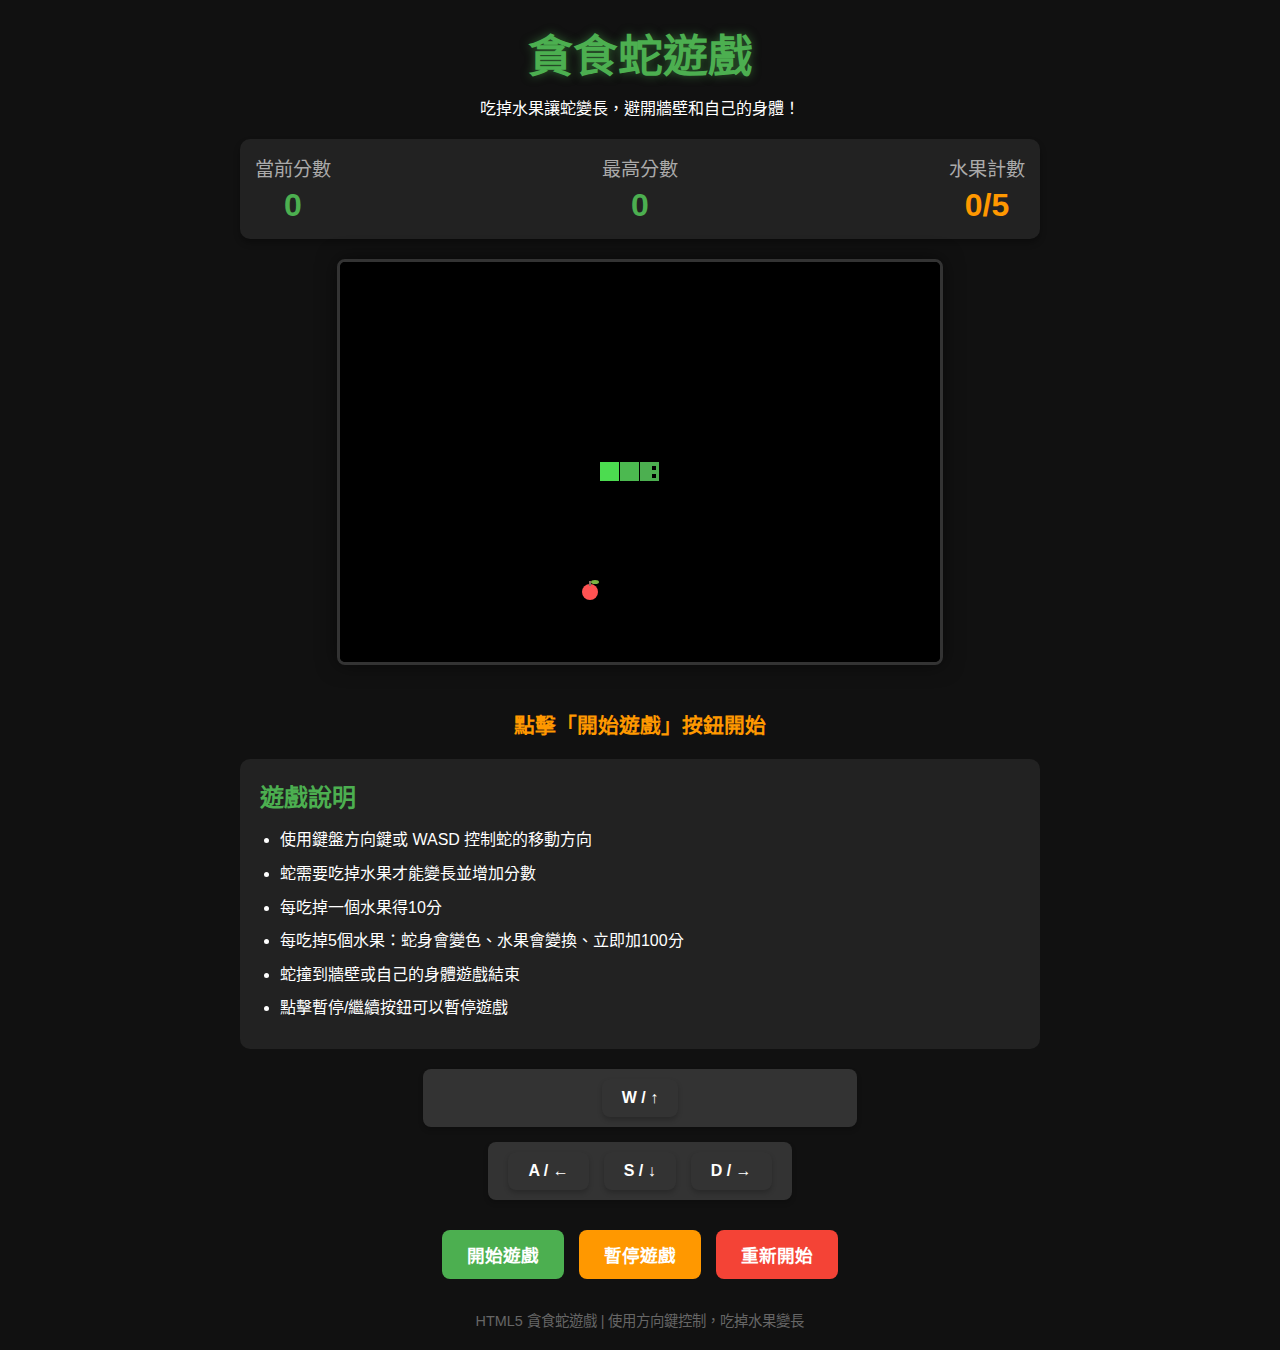
<file: index2.html>
<!DOCTYPE html>
<html lang="zh-TW">
<head>
<meta charset="UTF-8">
<meta name="viewport" content="width=device-width, initial-scale=1.0">
<title>貪食蛇遊戲</title>
<style>
* {
    margin: 0;
    padding: 0;
    box-sizing: border-box;
}

body {
    font-family: 'Segoe UI', Tahoma, Geneva, Verdana, sans-serif;
    background-color: #111;
    color: #fff;
    display: flex;
    flex-direction: column;
    align-items: center;
    justify-content: center;
    min-height: 100vh;
    padding: 20px;
}

.container {
    display: flex;
    flex-direction: column;
    align-items: center;
    max-width: 800px;
    width: 100%;
}

header {
    text-align: center;
    margin-bottom: 20px;
    width: 100%;
}

h1 {
    color: #4CAF50;
    font-size: 2.8rem;
    margin-bottom: 10px;
    text-shadow: 0 0 10px rgba(76, 175, 80, 0.5);
}

.game-info {
    display: flex;
    justify-content: space-between;
    width: 100%;
    margin-bottom: 20px;
    background-color: #222;
    padding: 15px;
    border-radius: 10px;
    box-shadow: 0 4px 6px rgba(0, 0, 0, 0.3);
}

.score-container, .high-score-container, .fruit-counter-container {
    text-align: center;
}

.score-label, .high-score-label, .fruit-counter-label {
    font-size: 1.2rem;
    color: #aaa;
    margin-bottom: 5px;
}

.score-value, .high-score-value, .fruit-counter-value {
    font-size: 2rem;
    font-weight: bold;
    color: #4CAF50;
}

.fruit-counter-value {
    color: #FF9800;
}

.game-container {
    position: relative;
    margin-bottom: 25px;
}

#gameCanvas {
    background-color: #000;
    border: 3px solid #333;
    border-radius: 8px;
    box-shadow: 0 0 20px rgba(0, 0, 0, 0.5);
}

.controls {
    display: flex;
    flex-direction: column;
    align-items: center;
    margin-top: 20px;
    width: 100%;
}

.instructions {
    background-color: #222;
    padding: 20px;
    border-radius: 10px;
    margin-bottom: 20px;
    width: 100%;
    line-height: 1.6;
}

.instructions h2 {
    color: #4CAF50;
    margin-bottom: 10px;
    font-size: 1.5rem;
}

.instructions ul {
    margin-left: 20px;
}

.instructions li {
    margin-bottom: 8px;
}

.key-controls {
    display: flex;
    flex-wrap: wrap;
    justify-content: center;
    gap: 15px;
    margin-bottom: 20px;
}

.key {
    background-color: #333;
    padding: 10px 20px;
    border-radius: 8px;
    font-weight: bold;
    min-width: 60px;
    text-align: center;
    box-shadow: 0 3px 5px rgba(0, 0, 0, 0.2);
}

.key.up-down {
    order: 1;
    width: 100%;
    display: flex;
    justify-content: center;
    gap: 15px;
}

.key.left-right {
    order: 2;
    display: flex;
    gap: 15px;
}

.buttons {
    display: flex;
    gap: 15px;
    margin-top: 10px;
}

button {
    padding: 12px 25px;
    background-color: #4CAF50;
    color: white;
    border: none;
    border-radius: 8px;
    font-size: 1.1rem;
    cursor: pointer;
    transition: all 0.3s ease;
    font-weight: bold;
}

button:hover {
    background-color: #45a049;
    transform: translateY(-3px);
    box-shadow: 0 5px 10px rgba(0, 0, 0, 0.2);
}

button:active {
    transform: translateY(0);
}

#pauseBtn {
    background-color: #ff9800;
}

#pauseBtn:hover {
    background-color: #e68900;
}

#restartBtn {
    background-color: #f44336;
}

#restartBtn:hover {
    background-color: #d32f2f;
}

.game-status {
    font-size: 1.3rem;
    margin-top: 15px;
    height: 30px;
    color: #ff9800;
    font-weight: bold;
}

footer {
    margin-top: 30px;
    text-align: center;
    color: #666;
    font-size: 0.9rem;
    width: 100%;
}

.mobile-controls {
    display: none;
    margin-top: 20px;
    width: 100%;
}

.mobile-controls-grid {
    display: grid;
    grid-template-columns: 1fr 1fr 1fr;
    grid-template-rows: 1fr 1fr;
    gap: 10px;
    max-width: 300px;
    margin: 0 auto;
}

.mobile-btn {
    background-color: #333;
    color: white;
    border: none;
    border-radius: 10px;
    font-size: 1.8rem;
    height: 70px;
    display: flex;
    align-items: center;
    justify-content: center;
    cursor: pointer;
    user-select: none;
}

.mobile-btn.up {
    grid-column: 2;
    grid-row: 1;
}

.mobile-btn.left {
    grid-column: 1;
    grid-row: 2;
}

.mobile-btn.right {
    grid-column: 3;
    grid-row: 2;
}

.mobile-btn.down {
    grid-column: 2;
    grid-row: 2;
}

@media (max-width: 768px) {
    .game-info {
        flex-direction: column;
        gap: 15px;
    }
    
    .key-controls {
        display: none;
    }
    
    .mobile-controls {
        display: block;
    }
    
    h1 {
        font-size: 2.2rem;
    }
    
    #gameCanvas {
        width: 100%;
        height: auto;
    }
}

@media (max-width: 480px) {
    h1 {
        font-size: 1.8rem;
    }
    
    .instructions {
        padding: 15px;
    }
    
    .buttons {
        flex-direction: column;
        width: 100%;
    }
    
    button {
        width: 100%;
    }
}
</style>
</head>
<body>
<div class="container">
    <header>
        <h1>貪食蛇遊戲</h1>
        <p>吃掉水果讓蛇變長，避開牆壁和自己的身體！</p>
    </header>
    
    <div class="game-info">
        <div class="score-container">
            <div class="score-label">當前分數</div>
            <div id="score" class="score-value">0</div>
        </div>
        <div class="high-score-container">
            <div class="high-score-label">最高分數</div>
            <div id="highScore" class="high-score-value">0</div>
        </div>
        <div class="fruit-counter-container">
            <div class="fruit-counter-label">水果計數</div>
            <div id="fruitCounter" class="fruit-counter-value">0/5</div>
        </div>
    </div>
    
    <div class="game-container">
        <canvas id="gameCanvas" width="600" height="400"></canvas>
    </div>
    
    <div id="gameStatus" class="game-status"></div>
    
    <div class="controls">
        <div class="instructions">
            <h2>遊戲說明</h2>
            <ul>
                <li>使用鍵盤方向鍵或 WASD 控制蛇的移動方向</li>
                <li>蛇需要吃掉水果才能變長並增加分數</li>
                <li>每吃掉一個水果得10分</li>
                <li>每吃掉5個水果：蛇身會變色、水果會變換、立即加100分</li>
                <li>蛇撞到牆壁或自己的身體遊戲結束</li>
                <li>點擊暫停/繼續按鈕可以暫停遊戲</li>
            </ul>
        </div>
        
        <div class="key-controls">
            <div class="key up-down">
                <div class="key">W / ↑</div>
            </div>
            <div class="key left-right">
                <div class="key">A / ←</div>
                <div class="key">S / ↓</div>
                <div class="key">D / →</div>
            </div>
        </div>
        
        <div class="mobile-controls">
            <div class="mobile-controls-grid">
                <button class="mobile-btn up" id="upBtn">↑</button>
                <button class="mobile-btn left" id="leftBtn">←</button>
                <button class="mobile-btn right" id="rightBtn">→</button>
                <button class="mobile-btn down" id="downBtn">↓</button>
            </div>
        </div>
        
        <div class="buttons">
            <button id="startBtn">開始遊戲</button>
            <button id="pauseBtn">暫停遊戲</button>
            <button id="restartBtn">重新開始</button>
        </div>
    </div>
    
    <footer>
        <p>HTML5 貪食蛇遊戲 | 使用方向鍵控制，吃掉水果變長</p>
    </footer>
</div>

<script>
// 遊戲變數
const canvas = document.getElementById('gameCanvas');
const ctx = canvas.getContext('2d');
const scoreElement = document.getElementById('score');
const highScoreElement = document.getElementById('highScore');
const gameStatusElement = document.getElementById('gameStatus');
const fruitCounterElement = document.getElementById('fruitCounter');
const startBtn = document.getElementById('startBtn');
const pauseBtn = document.getElementById('pauseBtn');
const restartBtn = document.getElementById('restartBtn');

// 移動按鈕 (移動設備)
const upBtn = document.getElementById('upBtn');
const downBtn = document.getElementById('downBtn');
const leftBtn = document.getElementById('leftBtn');
const rightBtn = document.getElementById('rightBtn');

// 遊戲設定
const gridSize = 20;
const gridWidth = canvas.width / gridSize;
const gridHeight = canvas.height / gridSize;

let snake = [];
let food = {};
let direction = 'right';
let nextDirection = 'right';
let gameSpeed = 120; // 毫秒
let gameInterval;
let score = 0;
let highScore = localStorage.getItem('snakeHighScore') || 0;
let gameRunning = false;
let gamePaused = false;

// 新增加的功能變數
let fruitCount = 0; // 吃水果計數器
let snakeColorIndex = 0; // 蛇身顏色索引
let fruitTypeIndex = 0; // 水果類型索引

// 蛇身顏色陣列
const snakeColors = [
    '#4CAF50', // 綠色 (預設)
    '#2196F3', // 藍色
    '#FF9800', // 橙色
    '#9C27B0', // 紫色
    '#FF5722', // 深橙色
    '#00BCD4', // 青色
    '#E91E63', // 粉色
    '#8BC34A'  // 淺綠色
];

// 水果類型陣列
const fruitTypes = [
    { name: '蘋果', color: '#FF5252', stemColor: '#8D6E63', leafColor: '#7CB342' },
    { name: '橘子', color: '#FF9800', stemColor: '#8D6E63', leafColor: '#7CB342' },
    { name: '藍莓', color: '#2196F3', stemColor: '#5D4037', leafColor: '#7CB342' },
    { name: '葡萄', color: '#9C27B0', stemColor: '#5D4037', leafColor: '#7CB342' },
    { name: '香蕉', color: '#FFEB3B', stemColor: '#8D6E63', leafColor: '#7CB342' },
    { name: '草莓', color: '#F44336', stemColor: '#8D6E63', leafColor: '#7CB342' },
    { name: '西瓜', color: '#4CAF50', stemColor: '#8D6E63', leafColor: '#7CB342' },
    { name: '鳳梨', color: '#FFC107', stemColor: '#8D6E63', leafColor: '#7CB342' }
];

// 初始化遊戲
function initGame() {
    // 初始化蛇 - 從中間開始，長度為3
    snake = [
        {x: Math.floor(gridWidth / 2), y: Math.floor(gridHeight / 2)},
        {x: Math.floor(gridWidth / 2) - 1, y: Math.floor(gridHeight / 2)},
        {x: Math.floor(gridWidth / 2) - 2, y: Math.floor(gridHeight / 2)}
    ];
    
    // 初始化食物
    generateFood();
    
    // 重置方向
    direction = 'right';
    nextDirection = 'right';
    
    // 重置分數
    score = 0;
    scoreElement.textContent = score;
    highScoreElement.textContent = highScore;
    
    // 重置水果計數器和顏色索引
    fruitCount = 0;
    snakeColorIndex = 0;
    fruitTypeIndex = 0;
    fruitCounterElement.textContent = `${fruitCount}/5`;
    
    // 重置遊戲狀態
    gameStatusElement.textContent = '點擊「開始遊戲」按鈕開始';
    gameRunning = false;
    gamePaused = false;
    
    // 繪製初始狀態
    draw();
}

// 生成食物
function generateFood() {
    // 隨機位置
    food = {
        x: Math.floor(Math.random() * gridWidth),
        y: Math.floor(Math.random() * gridHeight),
        type: fruitTypes[fruitTypeIndex] // 設定水果類型
    };
    
    // 確保食物不會生成在蛇身上
    for (let segment of snake) {
        if (segment.x === food.x && segment.y === food.y) {
            return generateFood(); // 遞迴直到找到空位置
        }
    }
}

// 繪製遊戲
function draw() {
    // 清除畫布
    ctx.fillStyle = '#000';
    ctx.fillRect(0, 0, canvas.width, canvas.height);
    
    // 繪製蛇
    for (let i = 0; i < snake.length; i++) {
        // 蛇頭用不同顏色
        if (i === 0) {
            ctx.fillStyle = '#4CAF50'; // 蛇頭 - 綠色
        } else {
            // 蛇身使用當前顏色索引的顏色
            ctx.fillStyle = snakeColors[snakeColorIndex];
            
            // 添加漸變效果
            const intensity = 150 + Math.floor(105 * (i / snake.length));
            if (snakeColorIndex === 0) {
                // 預設綠色保持原漸變
                ctx.fillStyle = `rgb(76, ${intensity}, 80)`;
            }
        }
        
        ctx.fillRect(
            snake[i].x * gridSize,
            snake[i].y * gridSize,
            gridSize - 1,
            gridSize - 1
        );
        
        // 蛇頭眼睛
        if (i === 0) {
            ctx.fillStyle = '#000';
            const eyeSize = gridSize / 5;
            
            // 根據方向繪製眼睛位置
            if (direction === 'right') {
                ctx.fillRect(
                    snake[i].x * gridSize + gridSize - eyeSize * 2,
                    snake[i].y * gridSize + eyeSize,
                    eyeSize, eyeSize
                );
                ctx.fillRect(
                    snake[i].x * gridSize + gridSize - eyeSize * 2,
                    snake[i].y * gridSize + gridSize - eyeSize * 2,
                    eyeSize, eyeSize
                );
            } else if (direction === 'left') {
                ctx.fillRect(
                    snake[i].x * gridSize + eyeSize,
                    snake[i].y * gridSize + eyeSize,
                    eyeSize, eyeSize
                );
                ctx.fillRect(
                    snake[i].x * gridSize + eyeSize,
                    snake[i].y * gridSize + gridSize - eyeSize * 2,
                    eyeSize, eyeSize
                );
            } else if (direction === 'up') {
                ctx.fillRect(
                    snake[i].x * gridSize + eyeSize,
                    snake[i].y * gridSize + eyeSize,
                    eyeSize, eyeSize
                );
                ctx.fillRect(
                    snake[i].x * gridSize + gridSize - eyeSize * 2,
                    snake[i].y * gridSize + eyeSize,
                    eyeSize, eyeSize
                );
            } else if (direction === 'down') {
                ctx.fillRect(
                    snake[i].x * gridSize + eyeSize,
                    snake[i].y * gridSize + gridSize - eyeSize * 2,
                    eyeSize, eyeSize
                );
                ctx.fillRect(
                    snake[i].x * gridSize + gridSize - eyeSize * 2,
                    snake[i].y * gridSize + gridSize - eyeSize * 2,
                    eyeSize, eyeSize
                );
            }
        }
    }
    
    // 繪製食物
    const currentFruit = food.type;
    ctx.fillStyle = currentFruit.color;
    
    // 根據水果類型繪製不同形狀
    if (currentFruit.name === '香蕉') {
        // 香蕉形狀
        ctx.beginPath();
        const foodX = food.x * gridSize + gridSize / 2;
        const foodY = food.y * gridSize + gridSize / 2;
        ctx.moveTo(foodX - gridSize/3, foodY);
        ctx.bezierCurveTo(
            foodX - gridSize/4, foodY - gridSize/3,
            foodX + gridSize/4, foodY - gridSize/3,
            foodX + gridSize/3, foodY
        );
        ctx.bezierCurveTo(
            foodX + gridSize/4, foodY + gridSize/3,
            foodX - gridSize/4, foodY + gridSize/3,
            foodX - gridSize/3, foodY
        );
        ctx.closePath();
        ctx.fill();
    } else {
        // 圓形水果 (蘋果、橘子等)
        ctx.beginPath();
        const foodX = food.x * gridSize + gridSize / 2;
        const foodY = food.y * gridSize + gridSize / 2;
        const radius = gridSize / 2 - 2;
        ctx.arc(foodX, foodY, radius, 0, Math.PI * 2);
        ctx.fill();
        
        // 水果梗
        ctx.fillStyle = currentFruit.stemColor;
        ctx.fillRect(foodX - 1, foodY - radius - 3, 2, 5);
        
        // 水果葉子
        ctx.fillStyle = currentFruit.leafColor;
        ctx.beginPath();
        ctx.ellipse(foodX + 5, foodY - radius - 2, 4, 2, 0, 0, Math.PI * 2);
        ctx.fill();
    }
}

// 更新遊戲狀態
function update() {
    // 更新方向
    direction = nextDirection;
    
    // 根據方向計算新蛇頭位置
    let head = {x: snake[0].x, y: snake[0].y};
    switch(direction) {
        case 'up':
            head.y--;
            break;
        case 'down':
            head.y++;
            break;
        case 'left':
            head.x--;
            break;
        case 'right':
            head.x++;
            break;
    }
    
    // 檢查是否撞牆
    if (head.x < 0 || head.x >= gridWidth || head.y < 0 || head.y >= gridHeight) {
        gameOver();
        return;
    }
    
    // 檢查是否撞到自己
    for (let segment of snake) {
        if (head.x === segment.x && head.y === segment.y) {
            gameOver();
            return;
        }
    }
    
    // 將新蛇頭加入陣列開頭
    snake.unshift(head);
    
    // 檢查是否吃到食物
    if (head.x === food.x && head.y === food.y) {
        // 增加水果計數
        fruitCount++;
        fruitCounterElement.textContent = `${fruitCount}/5`;
        
        // 增加分數
        score += 10;
        scoreElement.textContent = score;
        
        // 檢查是否達到5個水果
        if (fruitCount >= 5) {
            // 立即加100分
            score += 100;
            scoreElement.textContent = score;
            
            // 蛇身變色
            snakeColorIndex = (snakeColorIndex + 1) % snakeColors.length;
            
            // 水果變換為另一種水果
            fruitTypeIndex = (fruitTypeIndex + 1) % fruitTypes.length;
            
            // 重置水果計數器
            fruitCount = 0;
            fruitCounterElement.textContent = `${fruitCount}/5`;
            
            // 顯示特效訊息
            gameStatusElement.textContent = `恭喜！吃到5個水果，蛇身變色，獲得100分！`;
            setTimeout(() => {
                if (gameRunning && !gamePaused) {
                    gameStatusElement.textContent = '遊戲進行中';
                }
            }, 2000);
        }
        
        // 更新最高分
        if (score > highScore) {
            highScore = score;
            highScoreElement.textContent = highScore;
            localStorage.setItem('snakeHighScore', highScore);
        }
        
        // 生成新食物
        generateFood();
        
        // 隨著分數增加，遊戲速度加快
        if (score % 50 === 0 && gameSpeed > 60) {
            gameSpeed -= 10;
            clearInterval(gameInterval);
            gameInterval = setInterval(update, gameSpeed);
        }
    } else {
        // 如果沒吃到食物，移除蛇尾
        snake.pop();
    }
    
    // 繪製更新後的遊戲狀態
    draw();
}

// 遊戲開始
function startGame() {
    if (!gameRunning) {
        gameRunning = true;
        gamePaused = false;
        gameStatusElement.textContent = '遊戲進行中';
        gameInterval = setInterval(update, gameSpeed);
        startBtn.textContent = '遊戲進行中';
        startBtn.disabled = true;
    }
}

// 暫停/繼續遊戲
function togglePause() {
    if (!gameRunning) return;
    
    if (gamePaused) {
        // 繼續遊戲
        gamePaused = false;
        gameStatusElement.textContent = '遊戲進行中';
        gameInterval = setInterval(update, gameSpeed);
        pauseBtn.textContent = '暫停遊戲';
    } else {
        // 暫停遊戲
        gamePaused = true;
        clearInterval(gameInterval);
        gameStatusElement.textContent = '遊戲已暫停';
        pauseBtn.textContent = '繼續遊戲';
    }
}

// 遊戲結束
function gameOver() {
    gameRunning = false;
    clearInterval(gameInterval);
    gameStatusElement.textContent = `遊戲結束！最終分數: ${score}`;
    startBtn.textContent = '重新開始';
    startBtn.disabled = false;
    
    // 繪製遊戲結束畫面
    ctx.fillStyle = 'rgba(0, 0, 0, 0.7)';
    ctx.fillRect(0, 0, canvas.width, canvas.height);
    
    ctx.fillStyle = '#fff';
    ctx.font = '36px Arial';
    ctx.textAlign = 'center';
    ctx.fillText('遊戲結束', canvas.width / 2, canvas.height / 2 - 30);
    
    ctx.font = '24px Arial';
    ctx.fillText(`分數: ${score}`, canvas.width / 2, canvas.height / 2 + 10);
    ctx.fillText(`最高分數: ${highScore}`, canvas.width / 2, canvas.height / 2 + 40);
}

// 鍵盤控制
function handleKeyDown(e) {
    // 防止方向鍵滾動頁面
    if ([37, 38, 39, 40].includes(e.keyCode)) {
        e.preventDefault();
    }
    
    // 只有在遊戲運行中且未暫停時才接受方向鍵輸入
    if (!gameRunning || gamePaused) return;
    
    switch(e.keyCode) {
        case 38: // 上箭頭
        case 87: // W
            if (direction !== 'down') nextDirection = 'up';
            break;
        case 40: // 下箭頭
        case 83: // S
            if (direction !== 'up') nextDirection = 'down';
            break;
        case 37: // 左箭頭
        case 65: // A
            if (direction !== 'right') nextDirection = 'left';
            break;
        case 39: // 右箭頭
        case 68: // D
            if (direction !== 'left') nextDirection = 'right';
            break;
    }
}

// 事件監聽
document.addEventListener('keydown', handleKeyDown);

startBtn.addEventListener('click', function() {
    if (!gameRunning) {
        initGame();
        startGame();
    }
});

pauseBtn.addEventListener('click', togglePause);

restartBtn.addEventListener('click', function() {
    clearInterval(gameInterval);
    initGame();
    if (!gamePaused) {
        startGame();
    }
});

// 移動設備控制
upBtn.addEventListener('click', () => {
    if (gameRunning && !gamePaused && direction !== 'down') nextDirection = 'up';
});

downBtn.addEventListener('click', () => {
    if (gameRunning && !gamePaused && direction !== 'up') nextDirection = 'down';
});

leftBtn.addEventListener('click', () => {
    if (gameRunning && !gamePaused && direction !== 'right') nextDirection = 'left';
});

rightBtn.addEventListener('click', () => {
    if (gameRunning && !gamePaused && direction !== 'left') nextDirection = 'right';
});

// 觸控事件防止滾動
[upBtn, downBtn, leftBtn, rightBtn].forEach(btn => {
    btn.addEventListener('touchstart', (e) => {
        e.preventDefault();
        btn.click();
    });
});

// 初始化遊戲
initGame();
</script>
</body>
</html>
</file>
<file: shared.css>
:root {
  --bg: #1a1a2e;
  --bg2: #16213e;
  --fg: #fff;
  --muted: #a9b7c6;
  --primary: #4ecdc4;
  --secondary: #45b7d1;
  --accent: #ff6b6b;
}
* { box-sizing: border-box; margin: 0; padding: 0; }
body {
  font-family: 'Segoe UI', 'Microsoft JhengHei', sans-serif;
  background: linear-gradient(135deg, var(--bg) 0%, var(--bg2) 100%);
  color: var(--fg);
}
.hub-header { text-align: center; padding: 16px 0 8px; }
.hub-search { display:flex; justify-content:center; padding: 8px 0 16px; }
.hub-search input { width: min(640px, 90%); padding: 12px 14px; border-radius: 8px; border:1px solid rgba(255,255,255,.25); background: rgba(255,255,255,.08); color: #fff; outline: none; }
.hub-search input:focus { border-color: #fff; box-shadow: 0 0 0 3px rgba(255,255,255,.15); }
.category-tabs { display:flex; justify-content:center; flex-wrap: wrap; gap: 12px; margin: 12px 0 8px; }
.category-tab { background: rgba(45,45,68,.7); border: none; color: #fff; padding: 10px 18px; border-radius: 999px; font-weight: 600; cursor: pointer; transition: all .25s; }
.category-tab:hover { transform: translateY(-1px); background: rgba(61,61,92,.9); }
.category-tab.active { background: linear-gradient(90deg, var(--primary), var(--secondary)); box-shadow: 0 5px 15px rgba(69,183,209,.4); }
.game-grid { display: grid; grid-template-columns: repeat(auto-fill, minmax(260px, 1fr)); gap: 20px; padding: 12px; }
.game-card { background: rgba(45,45,68,.8); border-radius: 12px; padding: 18px; text-decoration: none; color: #fff; display:flex; flex-direction: column; align-items: center; box-shadow: 0 6px 14px rgba(0,0,0,.25); border: 1px solid rgba(255,255,255,.05); }
.game-card:hover { transform: translateY(-4px); background: rgba(61,61,92,.9); }
.game-icon { font-size: 2.4rem; margin-bottom: 8px; }
.game-title { font-size: 1.15rem; font-weight: 700; text-align: center; margin-bottom: 6px; }
.game-description { font-size: .92rem; color: var(--muted); text-align:center; min-height: 2.4em; }
.play-btn { background: linear-gradient(90deg, var(--primary), var(--secondary)); color: white; border: none; padding: 10px 18px; border-radius: 999px; font-weight: 700; cursor: pointer; width: 100%; max-width: 180px; }
.play-btn:hover { transform: scale(1.02); }
.game-tag { background: rgba(78,205,196,.2); color: #4ecdc4; padding: 4px 8px; border-radius: 999px; font-size: .78rem; margin: 0 4px; }
</file>
